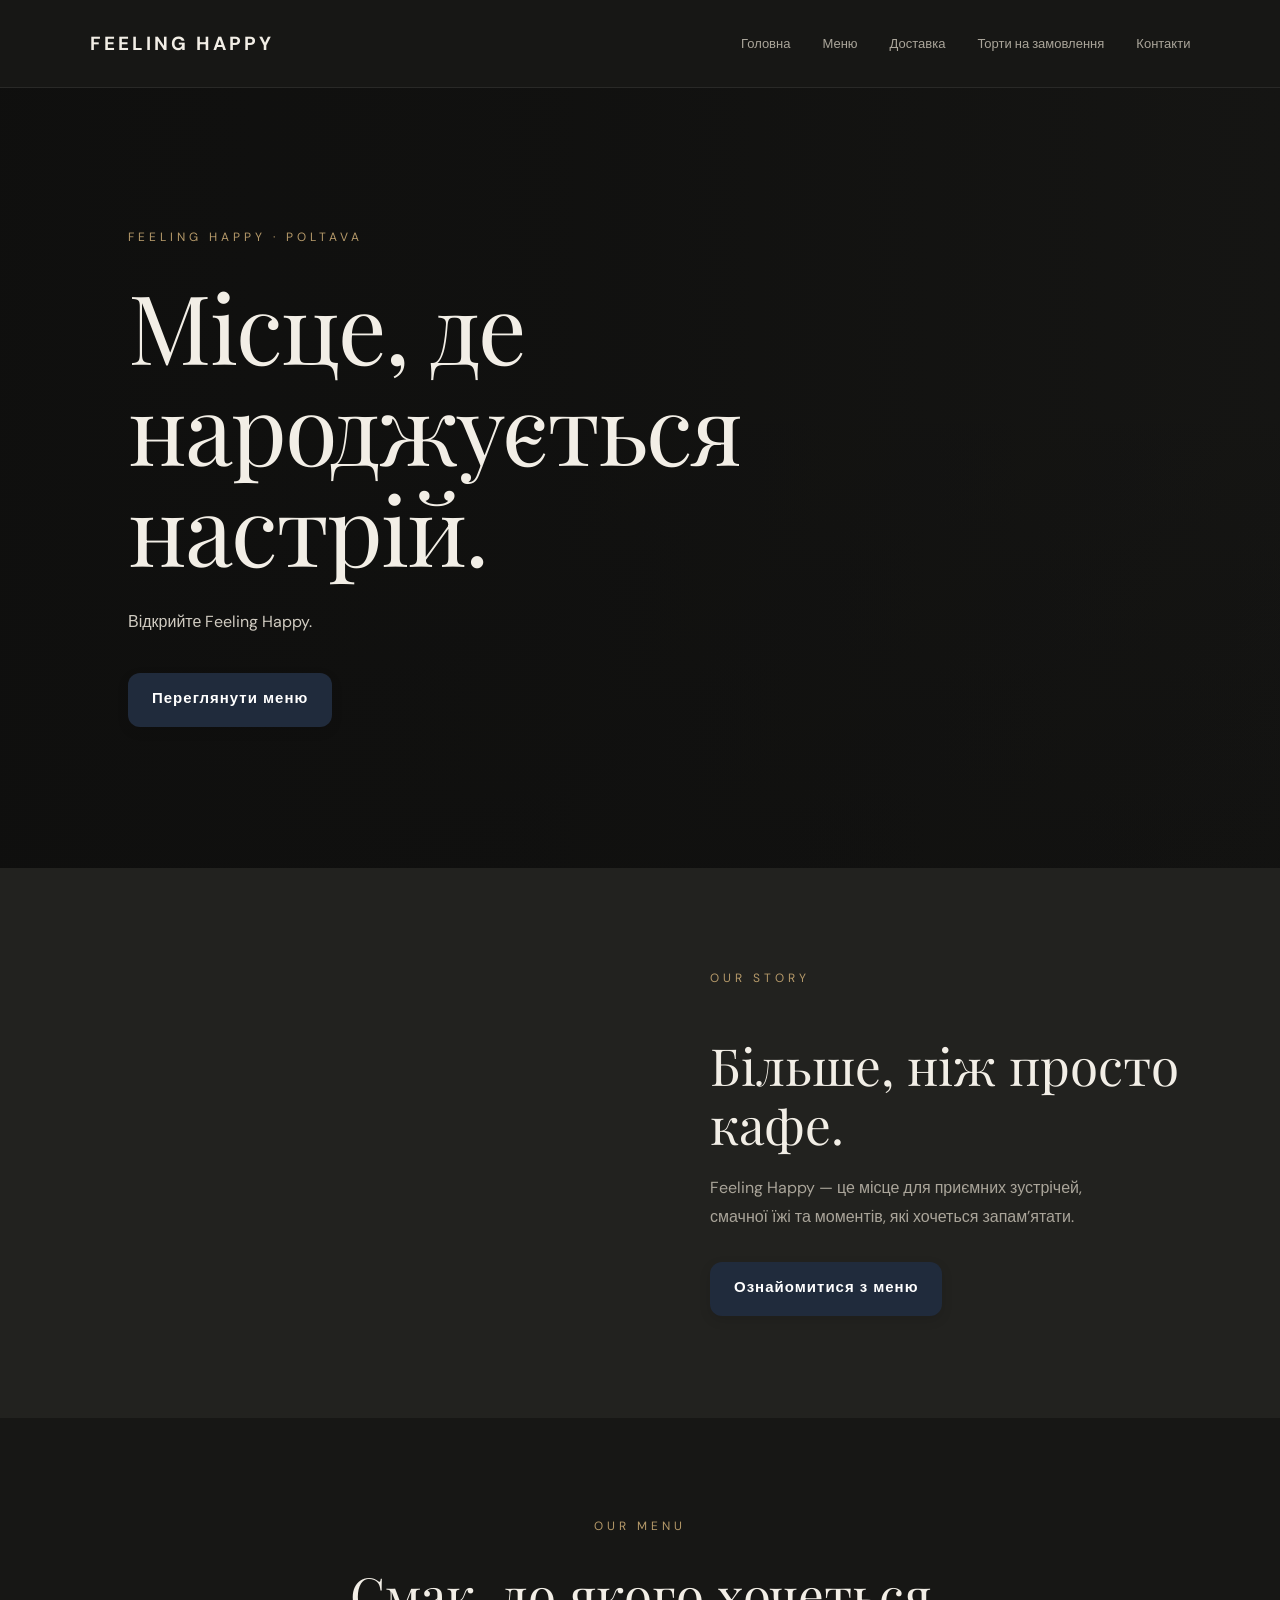
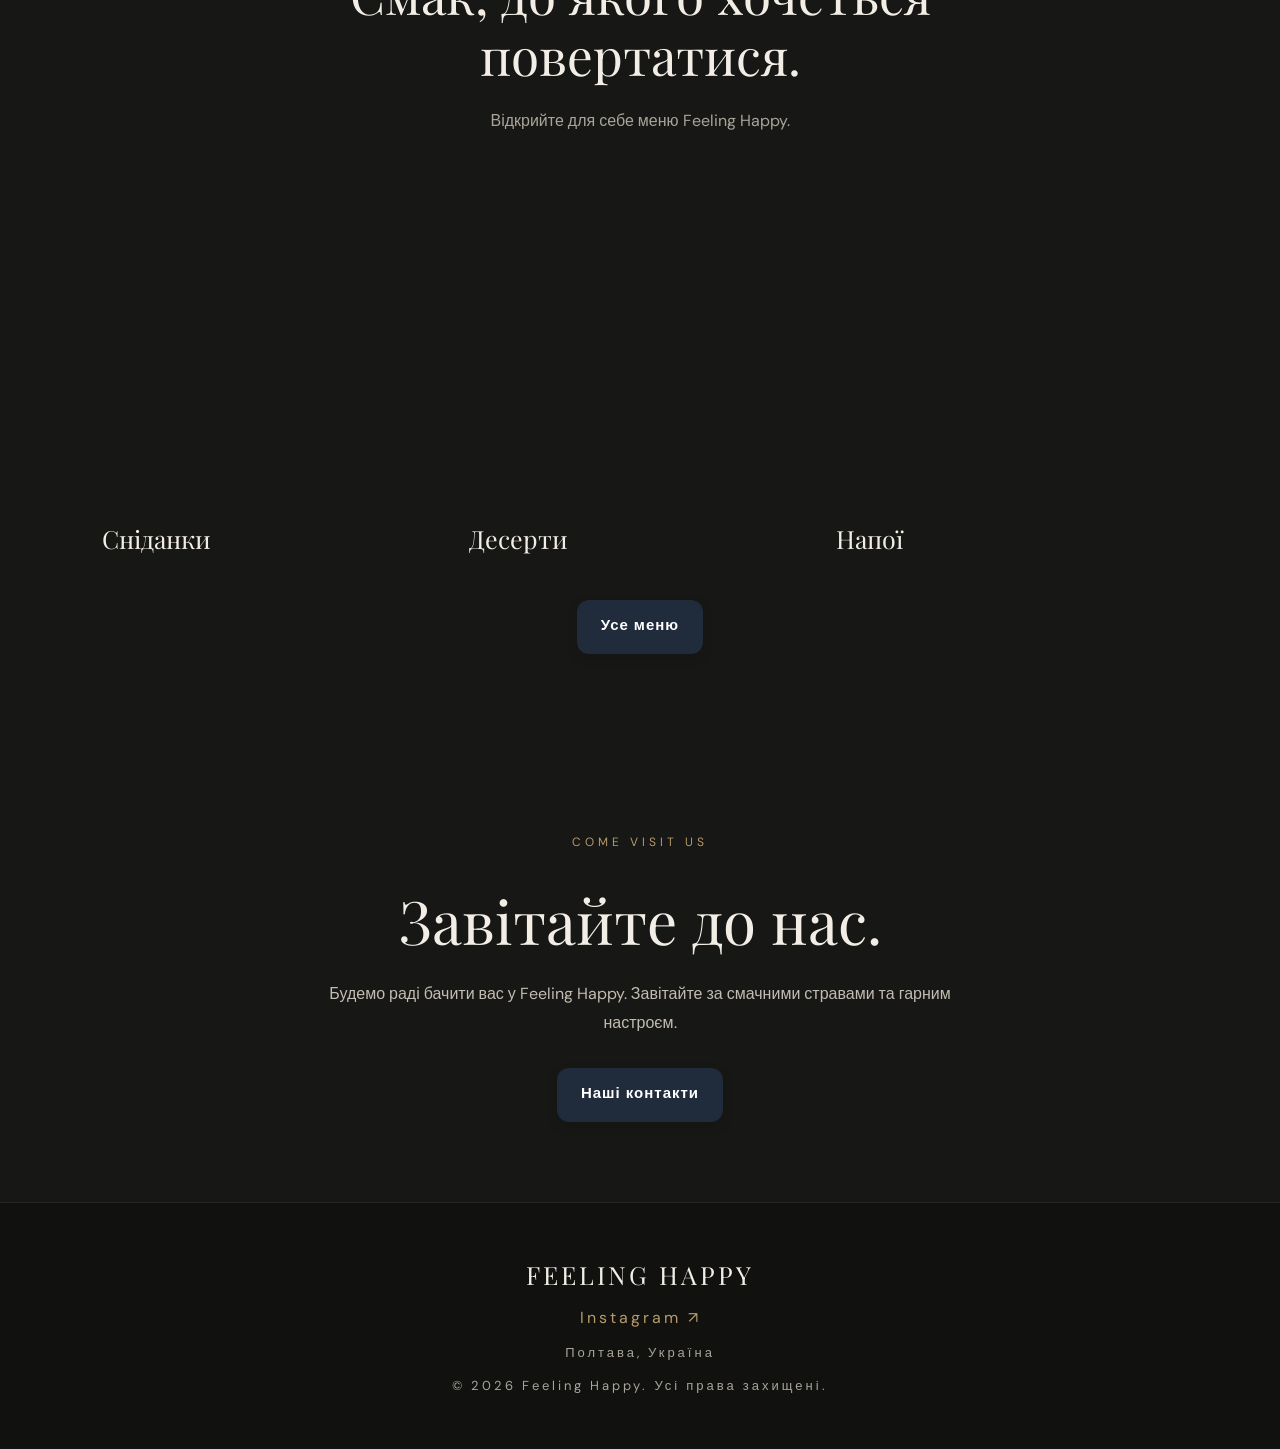
<file: index.html>
<!DOCTYPE html>
<html lang="uk">
<head>
    <meta name="google-site-verification" content="hDqmlPRSWVrdTd0xXpkOLSyCB7MvgHFpZm5EVxvTxxY" />
    <meta charset="UTF-8">
    <meta name="viewport" content="width=device-width, initial-scale=1.0">
    <title>Feeling Happy — Полтава</title>
    <meta name="description" content="Feeling Happy — кафе у Полтаві.">
    <link rel="stylesheet" href="style.css">
</head>
<body>

    <header class="header">
        <a href="index.html" class="logo">FEELING HAPPY</a>

        <nav class="navigation">
            <a href="index.html">Головна</a>
            <a href="menu.html">Меню</a>
            <a href="delivery.html">Доставка</a>
            <a href="cakes.html">Торти на замовлення</a>
            <a href="contacts.html">Контакти</a>
        </nav>
    </header>

    <main>
        <section class="hero">
            <div class="hero-content">
                <p class="eyebrow">FEELING HAPPY · POLTAVA</p>
                <h1>Місце, де<br>народжується<br>настрій.</h1>
                <p class="hero-description">
                    Відкрийте Feeling Happy.
                </p>

                <a href="menu.html" class="hero-button">
                    Переглянути меню
                </a>
            </div>
        </section>
    <section class="about">
    <div class="about-image"></div>

    <div class="about-content">
        <p class="eyebrow">OUR STORY</p>
        <h2>Більше, ніж просто кафе.</h2>

        <p>
            Feeling Happy — це місце для приємних зустрічей,
            смачної їжі та моментів, які хочеться запам’ятати.
        </p>

        <a href="menu.html" class="hero-button">
            Ознайомитися з меню
        </a>
    </div>
</section>
<section class="popular">
    <div class="popular-heading">
        <p class="eyebrow">OUR MENU</p>
        <h2>Смак, до якого хочеться повертатися.</h2>
        <p>Відкрийте для себе меню Feeling Happy.</p>
    </div>

    <div class="popular-cards">
        <a href="breakfast.html" class="popular-card">
            <div class="popular-card-image breakfast-image"></div>
            <h3>Сніданки</h3>
        </a>

        <a href="desserts.html" class="popular-card">
            <div class="popular-card-image dessert-image"></div>
            <h3>Десерти</h3>
        </a>

        <a href="drinks.html" class="popular-card">
            <div class="popular-card-image drinks-image"></div>
            <h3>Напої</h3>
        </a>
    </div>

    <a href="menu.html" class="hero-button">Усе меню</a>
</section>
<section class="contact-preview">
    <div class="contact-preview-content">
        <p class="eyebrow">COME VISIT US</p>
        <h2>Завітайте до нас.</h2>
        <p>
            Будемо раді бачити вас у Feeling Happy.
            Завітайте за смачними стравами та гарним настроєм.
        </p>

        <a href="contacts.html" class="hero-button">
            Наші контакти
        </a>
    </div>
</section>
</main>
<footer class="footer">
    <p class="footer-logo">FEELING HAPPY</p>

    <a
        href="https://www.instagram.com/feeling_happy_pl/"
        target="_blank"
        rel="noopener noreferrer"
        class="footer-instagram"
    >
        Instagram ↗
    </a>

    <p class="footer-address">Полтава, Україна</p>

    <p class="footer-copy">
        © 2026 Feeling Happy. Усі права захищені.
    </p>
</footer>
    <script src="script.js"></script>
</body>
</html>
</file>
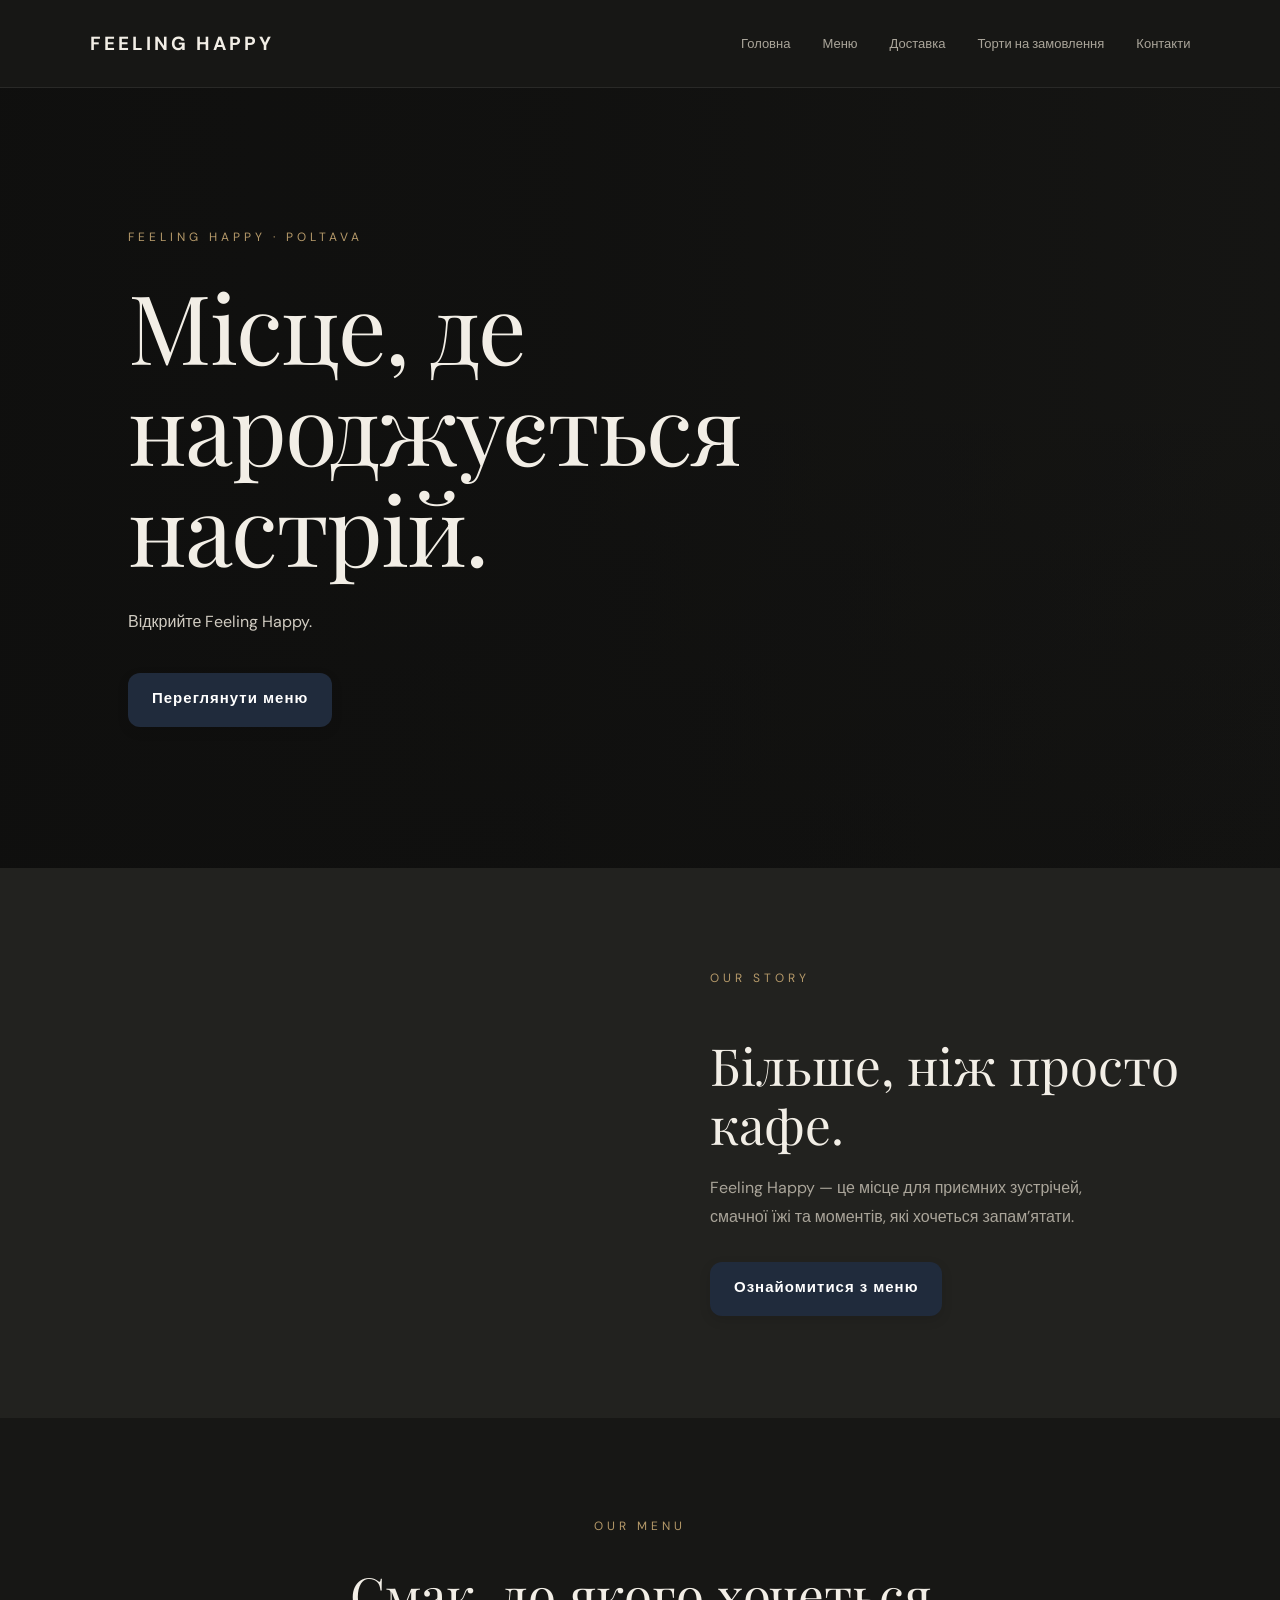
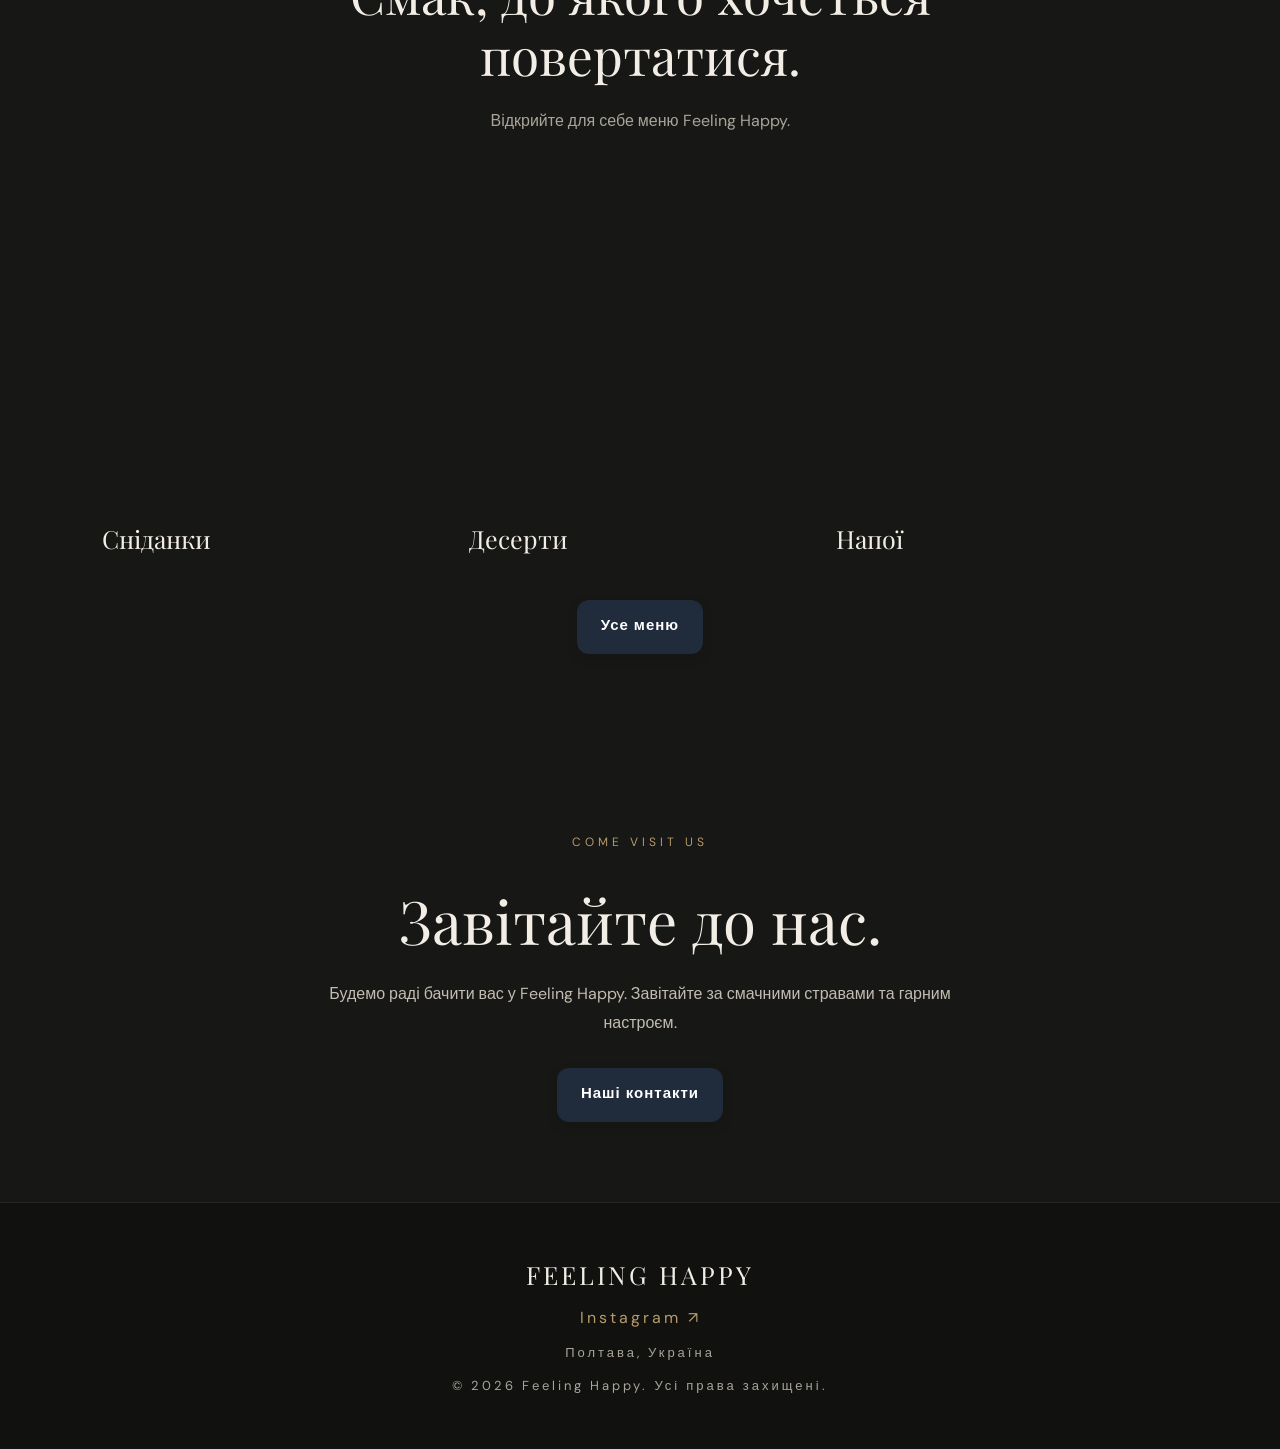
<file: feeling-happy/index.html>
<!DOCTYPE html>
<html lang="uk">
<head>
    <meta charset="UTF-8">
    <meta name="viewport" content="width=device-width, initial-scale=1.0">
    <title>Feeling Happy — Полтава</title>
    <meta name="description" content="Feeling Happy — кафе у Полтаві.">
    <link rel="stylesheet" href="style.css">
</head>
<body>

    <header class="header">
        <a href="index.html" class="logo">FEELING HAPPY</a>

        <nav class="navigation">
            <a href="index.html">Головна</a>
            <a href="menu.html">Меню</a>
            <a href="delivery.html">Доставка</a>
            <a href="cakes.html">Торти на замовлення</a>
            <a href="contacts.html">Контакти</a>
        </nav>
    </header>

    <main>
        <section class="hero">
            <div class="hero-content">
                <p class="eyebrow">FEELING HAPPY · POLTAVA</p>
                <h1>Місце, де<br>народжується<br>настрій.</h1>
                <p class="hero-description">
                    Відкрийте Feeling Happy.
                </p>

                <a href="menu.html" class="hero-button">
                    Переглянути меню
                </a>
            </div>
        </section>
    <section class="about">
    <div class="about-image"></div>

    <div class="about-content">
        <p class="eyebrow">OUR STORY</p>
        <h2>Більше, ніж просто кафе.</h2>

        <p>
            Feeling Happy — це місце для приємних зустрічей,
            смачної їжі та моментів, які хочеться запам’ятати.
        </p>

        <a href="menu.html" class="hero-button">
            Ознайомитися з меню
        </a>
    </div>
</section>
<section class="popular">
    <div class="popular-heading">
        <p class="eyebrow">OUR MENU</p>
        <h2>Смак, до якого хочеться повертатися.</h2>
        <p>Відкрийте для себе меню Feeling Happy.</p>
    </div>

    <div class="popular-cards">
        <a href="breakfast.html" class="popular-card">
            <div class="popular-card-image breakfast-image"></div>
            <h3>Сніданки</h3>
        </a>

        <a href="desserts.html" class="popular-card">
            <div class="popular-card-image dessert-image"></div>
            <h3>Десерти</h3>
        </a>

        <a href="drinks.html" class="popular-card">
            <div class="popular-card-image drinks-image"></div>
            <h3>Напої</h3>
        </a>
    </div>

    <a href="menu.html" class="hero-button">Усе меню</a>
</section>
<section class="contact-preview">
    <div class="contact-preview-content">
        <p class="eyebrow">COME VISIT US</p>
        <h2>Завітайте до нас.</h2>
        <p>
            Будемо раді бачити вас у Feeling Happy.
            Завітайте за смачними стравами та гарним настроєм.
        </p>

        <a href="contacts.html" class="hero-button">
            Наші контакти
        </a>
    </div>
</section>
</main>
<footer class="footer">
    <p class="footer-logo">FEELING HAPPY</p>

    <a
        href="https://www.instagram.com/feeling_happy_pl/"
        target="_blank"
        rel="noopener noreferrer"
        class="footer-instagram"
    >
        Instagram ↗
    </a>

    <p class="footer-address">Полтава, Україна</p>

    <p class="footer-copy">
        © 2026 Feeling Happy. Усі права захищені.
    </p>
</footer>
    <script src="script.js"></script>
</body>
</html>
</file>
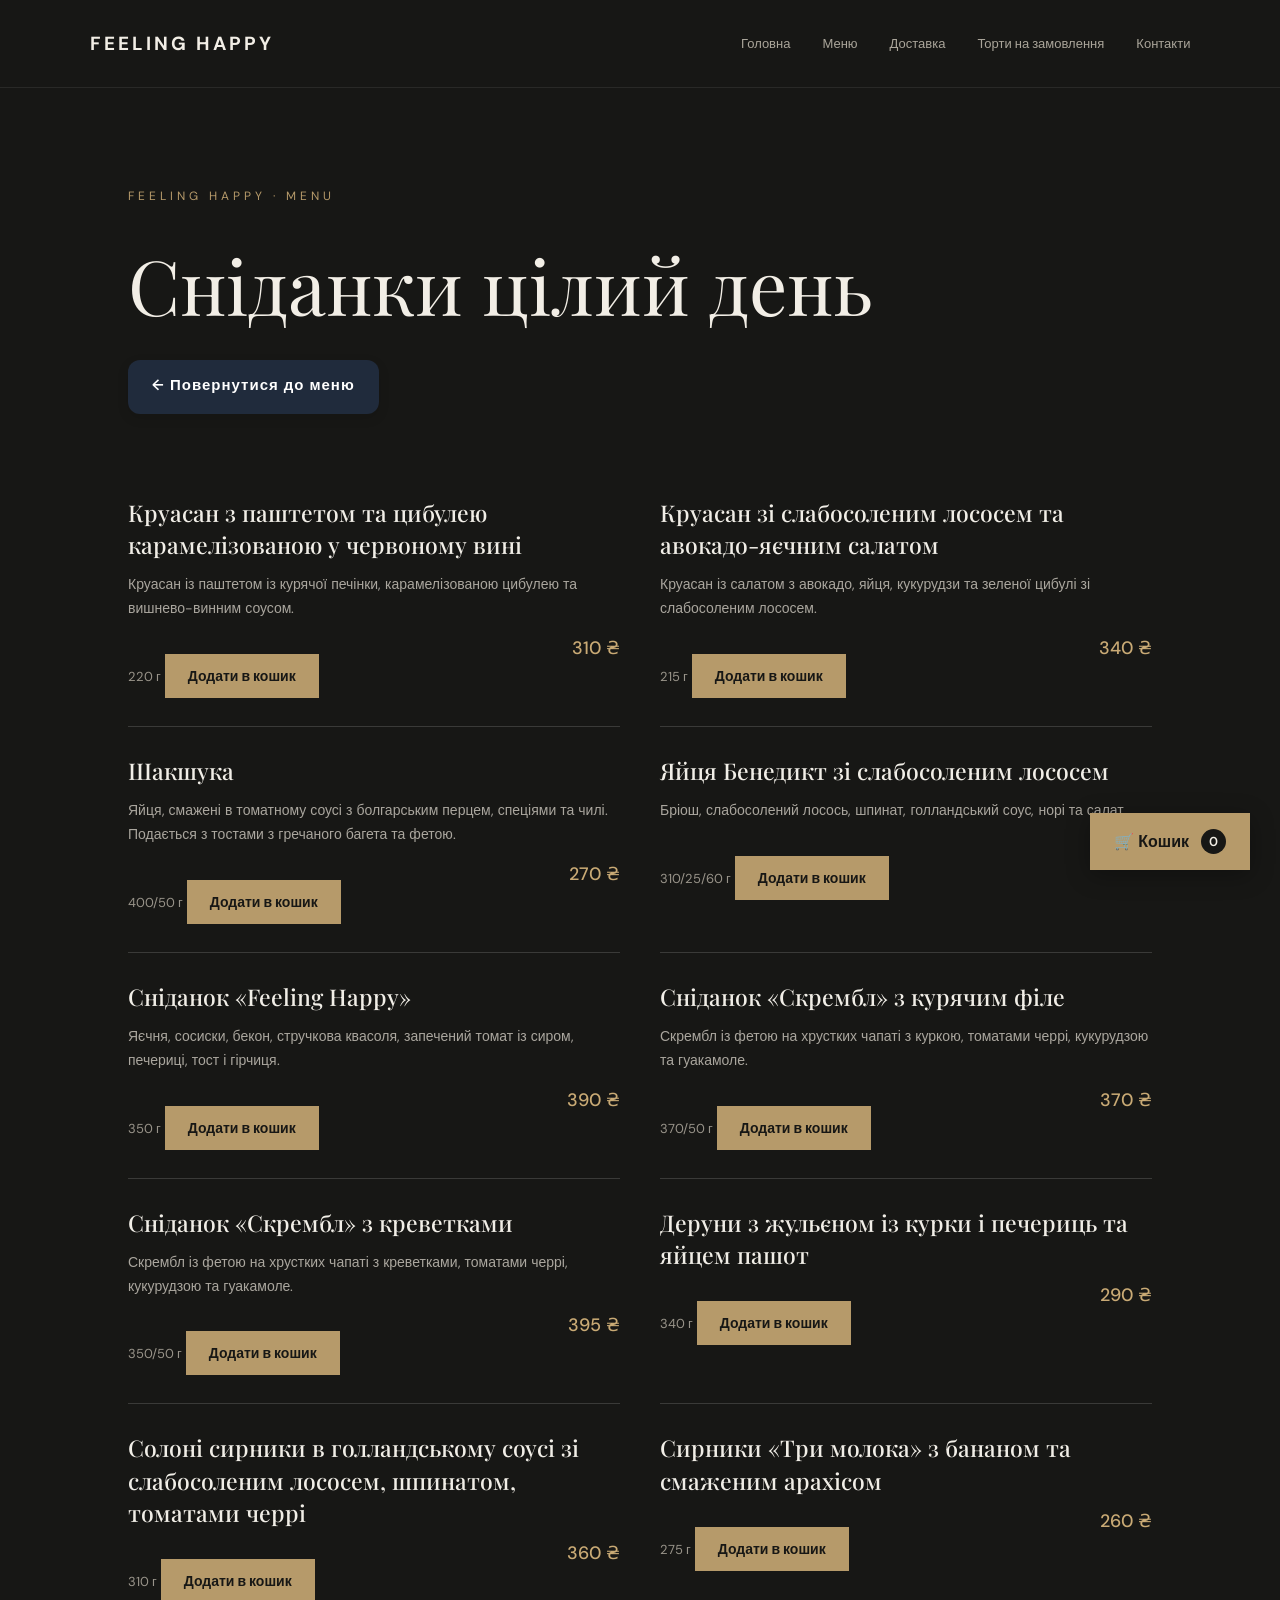
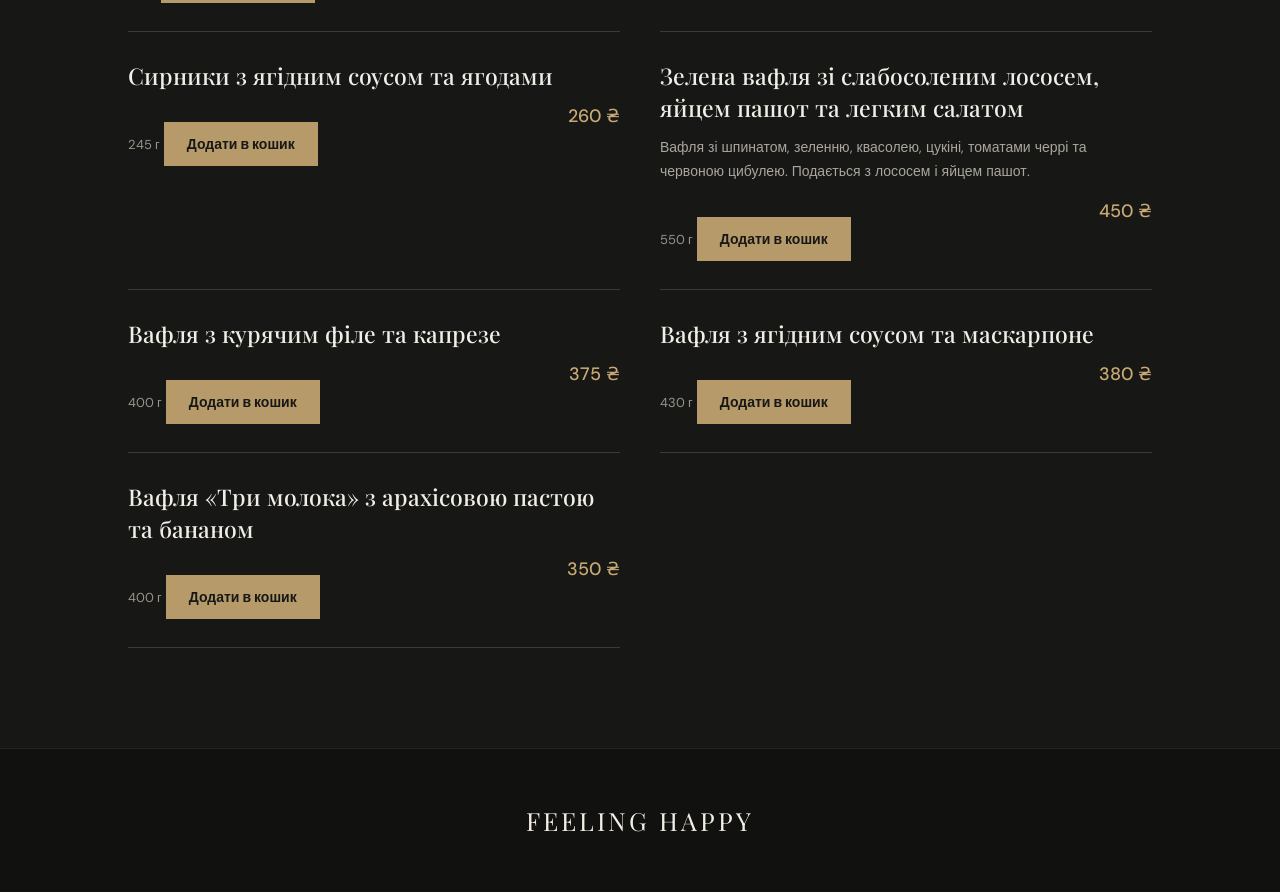
<file: breakfast.html>
<!DOCTYPE html>
<html lang="uk">
<head>
    <meta charset="UTF-8">
    <meta name="viewport" content="width=device-width, initial-scale=1.0">
    <title>Сніданки — Feeling Happy</title>
    <link rel="stylesheet" href="style.css">
</head>
<body>

<header class="header">
    <a href="index.html" class="logo">FEELING HAPPY</a>
    <nav class="navigation">
        <a href="index.html">Головна</a>
        <a href="menu.html">Меню</a>
        <a href="delivery.html">Доставка</a>
        <a href="cakes.html">Торти на замовлення</a>
        <a href="contacts.html">Контакти</a>
    </nav>
</header>

<main class="page-content">
    <p class="eyebrow">FEELING HAPPY · MENU</p>
    <h1>Сніданки цілий день</h1>

    <a href="menu.html" class="hero-button">← Повернутися до меню</a>

    <section class="menu-items">

        <article class="menu-item">
            <h2>Круасан з паштетом та цибулею карамелізованою у червоному вині</h2>
            <p>Круасан із паштетом із курячої печінки, карамелізованою цибулею та вишнево-винним соусом.</p>
            <span>220 г</span>
            <strong>310 ₴</strong>
            <button class="add-to-cart" data-name="Круасан з паштетом та цибулею" data-price="310">Додати в кошик</button>
        </article>

        <article class="menu-item">
            <h2>Круасан зі слабосоленим лососем та авокадо-яєчним салатом</h2>
            <p>Круасан із салатом з авокадо, яйця, кукурудзи та зеленої цибулі зі слабосоленим лососем.</p>
            <span>215 г</span>
            <strong>340 ₴</strong>
            <button class="add-to-cart" data-name="Круасан з лососем та авокадо" data-price="340">Додати в кошик</button>
        </article>

        <article class="menu-item">
            <h2>Шакшука</h2>
            <p>Яйця, смажені в томатному соусі з болгарським перцем, спеціями та чилі. Подається з тостами з гречаного багета та фетою.</p>
            <span>400/50 г</span>
            <strong>270 ₴</strong>
            <button class="add-to-cart" data-name="Шакшука" data-price="270">Додати в кошик</button>
        </article>

        <article class="menu-item">
            <h2>Яйця Бенедикт зі слабосоленим лососем</h2>
            <p>Бріош, слабосолений лосось, шпинат, голландський соус, норі та салат.</p>
            <span>310/25/60 г</span>
            <strong>390 ₴</strong>
            <button class="add-to-cart" data-name="Яйця Бенедикт з лососем" data-price="390">Додати в кошик</button>
        </article>

        <article class="menu-item">
            <h2>Сніданок «Feeling Happy»</h2>
            <p>Яєчня, сосиски, бекон, стручкова квасоля, запечений томат із сиром, печериці, тост і гірчиця.</p>
            <span>350 г</span>
            <strong>390 ₴</strong>
            <button class="add-to-cart" data-name="Сніданок Feeling Happy" data-price="390">Додати в кошик</button>
        </article>

        <article class="menu-item">
            <h2>Сніданок «Скрембл» з курячим філе</h2>
            <p>Скрембл із фетою на хрустких чапаті з куркою, томатами черрі, кукурудзою та гуакамоле.</p>
            <span>370/50 г</span>
            <strong>370 ₴</strong>
            <button class="add-to-cart" data-name="Скрембл з курячим філе" data-price="370">Додати в кошик</button>
        </article>

        <article class="menu-item">
            <h2>Сніданок «Скрембл» з креветками</h2>
            <p>Скрембл із фетою на хрустких чапаті з креветками, томатами черрі, кукурудзою та гуакамоле.</p>
            <span>350/50 г</span>
            <strong>395 ₴</strong>
            <button class="add-to-cart" data-name="Скрембл з креветками" data-price="395">Додати в кошик</button>
        </article>

        <article class="menu-item">
            <h2>Деруни з жульєном із курки і печериць та яйцем пашот</h2>
            <span>340 г</span>
            <strong>290 ₴</strong>
            <button class="add-to-cart" data-name="Деруни з куркою та печерицями" data-price="290">Додати в кошик</button>
        </article>

        <article class="menu-item">
            <h2>Солоні сирники в голландському соусі зі слабосоленим лососем, шпинатом, томатами черрі</h2>
            <span>310 г</span>
            <strong>360 ₴</strong>
            <button class="add-to-cart" data-name="Солоні сирники з лососем" data-price="360">Додати в кошик</button>
        </article>

        <article class="menu-item">
            <h2>Сирники «Три молока» з бананом та смаженим арахісом</h2>
            <span>275 г</span>
            <strong>260 ₴</strong>
            <button class="add-to-cart" data-name="Сирники Три молока" data-price="260">Додати в кошик</button>
        </article>

        <article class="menu-item">
            <h2>Сирники з ягідним соусом та ягодами</h2>
            <span>245 г</span>
            <strong>260 ₴</strong>
            <button class="add-to-cart" data-name="Сирники з ягідним соусом" data-price="260">Додати в кошик</button>
        </article>

        <article class="menu-item">
            <h2>Зелена вафля зі слабосоленим лососем, яйцем пашот та легким салатом</h2>
            <p>Вафля зі шпинатом, зеленню, квасолею, цукіні, томатами черрі та червоною цибулею. Подається з лососем і яйцем пашот.</p>
            <span>550 г</span>
            <strong>450 ₴</strong>
            <button class="add-to-cart" data-name="Зелена вафля з лососем" data-price="450">Додати в кошик</button>
        </article>

        <article class="menu-item">
            <h2>Вафля з курячим філе та капрезе</h2>
            <span>400 г</span>
            <strong>375 ₴</strong>
            <button class="add-to-cart" data-name="Вафля з куркою та капрезе" data-price="375">Додати в кошик</button>
        </article>

        <article class="menu-item">
            <h2>Вафля з ягідним соусом та маскарпоне</h2>
            <span>430 г</span>
            <strong>380 ₴</strong>
            <button class="add-to-cart" data-name="Вафля з ягідним соусом та маскарпоне" data-price="380">Додати в кошик</button>
        </article>

        <article class="menu-item">
            <h2>Вафля «Три молока» з арахісовою пастою та бананом</h2>
            <span>400 г</span>
            <strong>350 ₴</strong>
            <button class="add-to-cart" data-name="Вафля Три молока" data-price="350">Додати в кошик</button>
        </article>

    </section>
</main>
<a href="cart.html" class="floating-cart">
    🛒 Кошик
    <span id="cart-count">0</span>
</a>
<footer class="footer">
    <p class="footer-logo">FEELING HAPPY</p>
</footer>

<script src="script.js"></script>
</body>
</html>
</file>
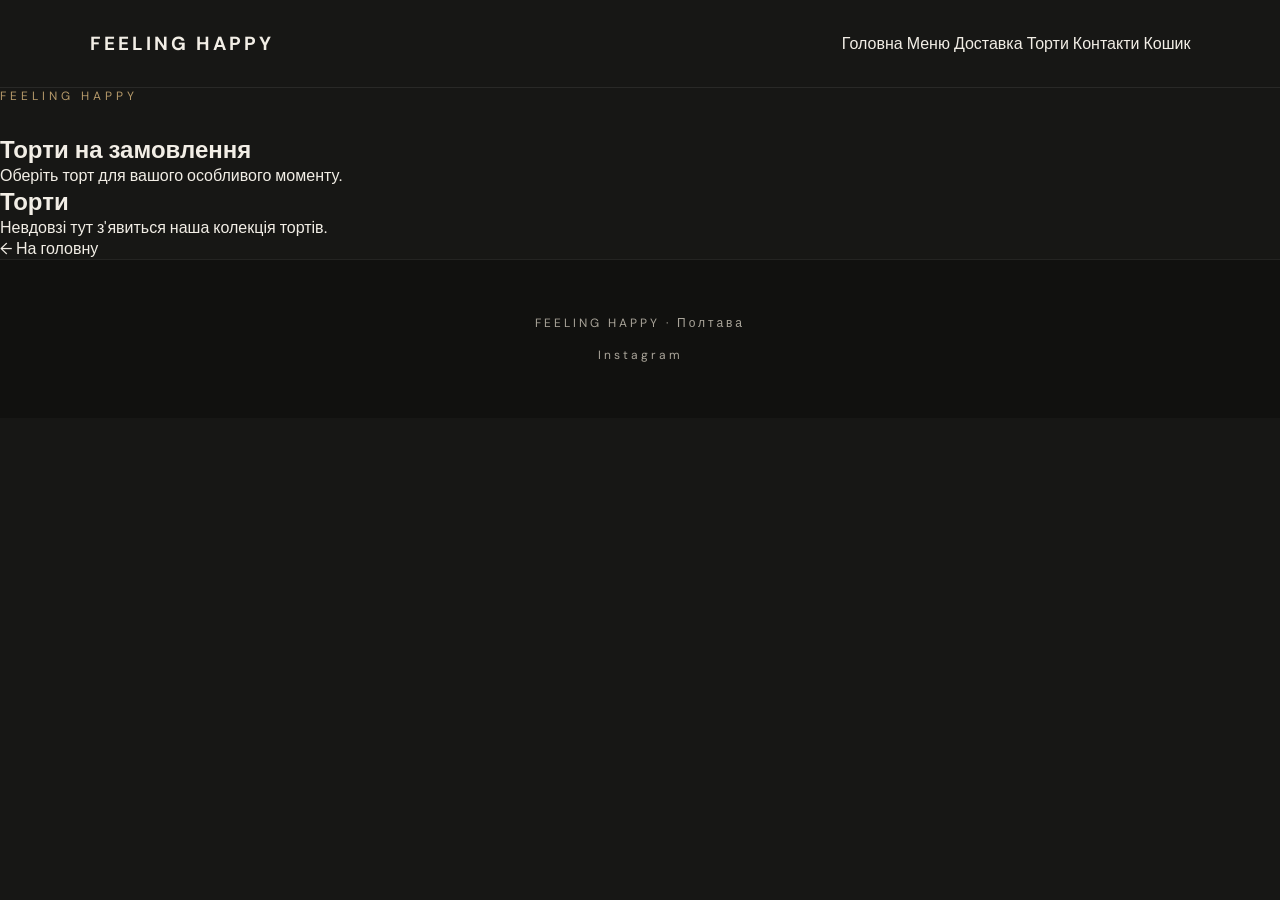
<file: cakes.html>
<!DOCTYPE html>
<html lang="uk">
<head>
    <meta charset="UTF-8">
    <meta name="viewport" content="width=device-width, initial-scale=1.0">
    <title>Торти — Feeling Happy</title>
    <link rel="stylesheet" href="style.css">
</head>
<body>

    <header class="header">
        <a href="index.html" class="logo">FEELING HAPPY</a>

        <nav class="nav">
            <a href="index.html">Головна</a>
            <a href="menu.html">Меню</a>
            <a href="delivery.html">Доставка</a>
            <a href="cakes.html" class="active">Торти</a>
            <a href="contacts.html">Контакти</a>
            <a href="cart.html">Кошик</a>
        </nav>
    </header>

    <main class="page-container">
        <section class="page-heading">
            <p class="eyebrow">FEELING HAPPY</p>
            <h1>Торти на замовлення</h1>
            <p>Оберіть торт для вашого особливого моменту.</p>
        </section>

        <section class="menu-grid">
            <div class="menu-card">
                <div class="menu-card-content">
                    <h2>Торти</h2>
                    <p>Невдовзі тут з'явиться наша колекція тортів.</p>
                </div>
            </div>
        </section>

        <a href="index.html" class="back-link">← На головну</a>
    </main>

    <footer class="footer">
        <p>FEELING HAPPY · Полтава</p>
        <a href="https://www.instagram.com/feeling_happy_pl/" target="_blank">Instagram</a>
    </footer>

    <script src="script.js"></script>
</body>
</html>
</file>
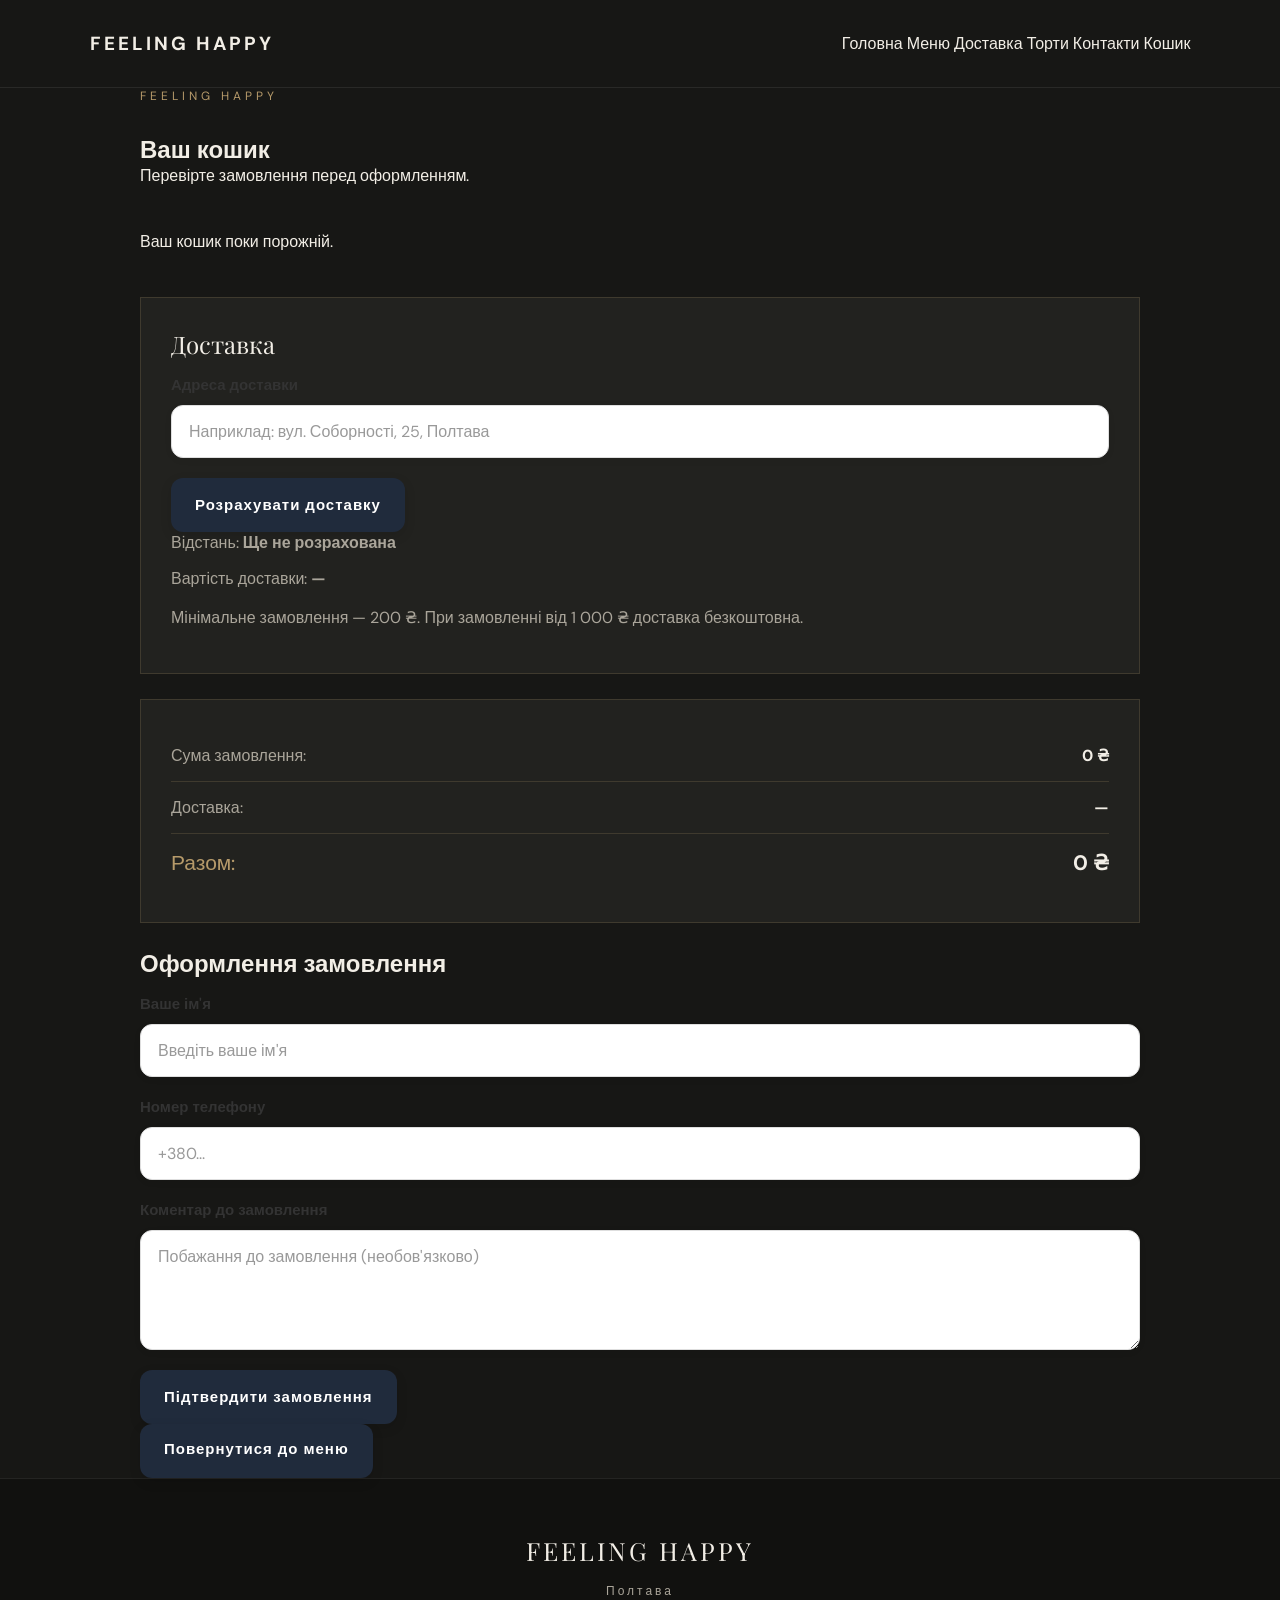
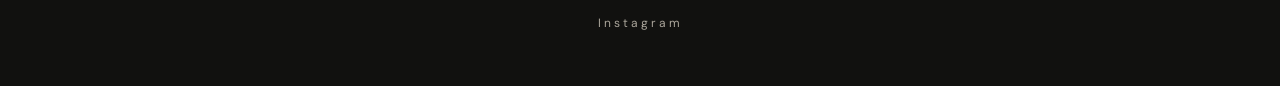
<file: cart.html>
<!DOCTYPE html>
<html lang="uk">
<head>
    <meta charset="UTF-8">
    <meta name="viewport" content="width=device-width, initial-scale=1.0">
    <title>Кошик — Feeling Happy</title>
    <link rel="stylesheet" href="style.css">
</head>
<body>

<header class="header">
    <a href="index.html" class="logo">FEELING HAPPY</a>

    <nav class="nav">
        <a href="index.html">Головна</a>
        <a href="menu.html">Меню</a>
        <a href="delivery.html">Доставка</a>
        <a href="cakes.html">Торти</a>
        <a href="contacts.html">Контакти</a>
        <a href="cart.html" class="active">Кошик</a>
    </nav>
</header>

<main class="cart-page">

    <section class="page-heading">
        <p class="eyebrow">FEELING HAPPY</p>
        <h1>Ваш кошик</h1>
        <p>Перевірте замовлення перед оформленням.</p>
    </section>

    <div id="cart-items" class="cart-items">
        <p>Ваш кошик поки порожній.</p>
    </div>

    <section class="delivery-selection">
        <h2>Доставка</h2>

        <label for="delivery-address">
            Адреса доставки
        </label>

        <input
            type="text"
            id="delivery-address"
            placeholder="Наприклад: вул. Соборності, 25, Полтава"
            autocomplete="street-address"
        >

        <button
            type="button"
            id="calculate-delivery"
            class="hero-button"
        >
            Розрахувати доставку
        </button>

        <div class="delivery-result">
            <p>
                Відстань:
                <strong id="delivery-distance">Ще не розрахована</strong>
            </p>

            <p>
                Вартість доставки:
                <strong id="delivery-category">—</strong>
            </p>
        </div>

        <p id="delivery-message" role="status"></p>

        <p class="delivery-note">
            Мінімальне замовлення — 200 ₴.
            При замовленні від 1 000 ₴ доставка безкоштовна.
        </p>
    </section>

    <section class="cart-summary">

        <div class="cart-total-row">
            <span>Сума замовлення:</span>
            <strong id="cart-subtotal">0 ₴</strong>
        </div>

        <div class="cart-total-row">
            <span>Доставка:</span>
            <strong id="cart-delivery">Буде розрахована</strong>
        </div>

        <div class="cart-total-row cart-grand-total">
            <span>Разом:</span>
            <strong id="cart-total">0 ₴</strong>
        </div>

    </section>

    <section class="checkout-form">

        <h2>Оформлення замовлення</h2>

        <label for="customer-name">Ваше ім'я</label>

        <input
            type="text"
            id="customer-name"
            placeholder="Введіть ваше ім'я"
            autocomplete="name"
            maxlength="80"
            required
        >

        <label for="customer-phone">Номер телефону</label>

        <input
            type="tel"
            id="customer-phone"
            placeholder="+380..."
            autocomplete="tel"
            maxlength="25"
            required
        >

        <label for="order-comment">
            Коментар до замовлення
        </label>

        <textarea
            id="order-comment"
            placeholder="Побажання до замовлення (необов'язково)"
            maxlength="500"
        ></textarea>

        <button
            type="button"
            id="place-order"
            class="hero-button"
        >
            Підтвердити замовлення
        </button>

        <p id="order-message" role="status"></p>

    </section>

    <a href="menu.html" class="hero-button">
        Повернутися до меню
    </a>

</main>

<footer class="footer">
    <p class="footer-logo">FEELING HAPPY</p>
    <p>Полтава</p>

    <a
        href="https://www.instagram.com/feeling_happy_pl/"
        target="_blank"
        rel="noopener noreferrer"
    >
        Instagram
    </a>
</footer>

<script src="script.js"></script>

</body>
</html>
</file>
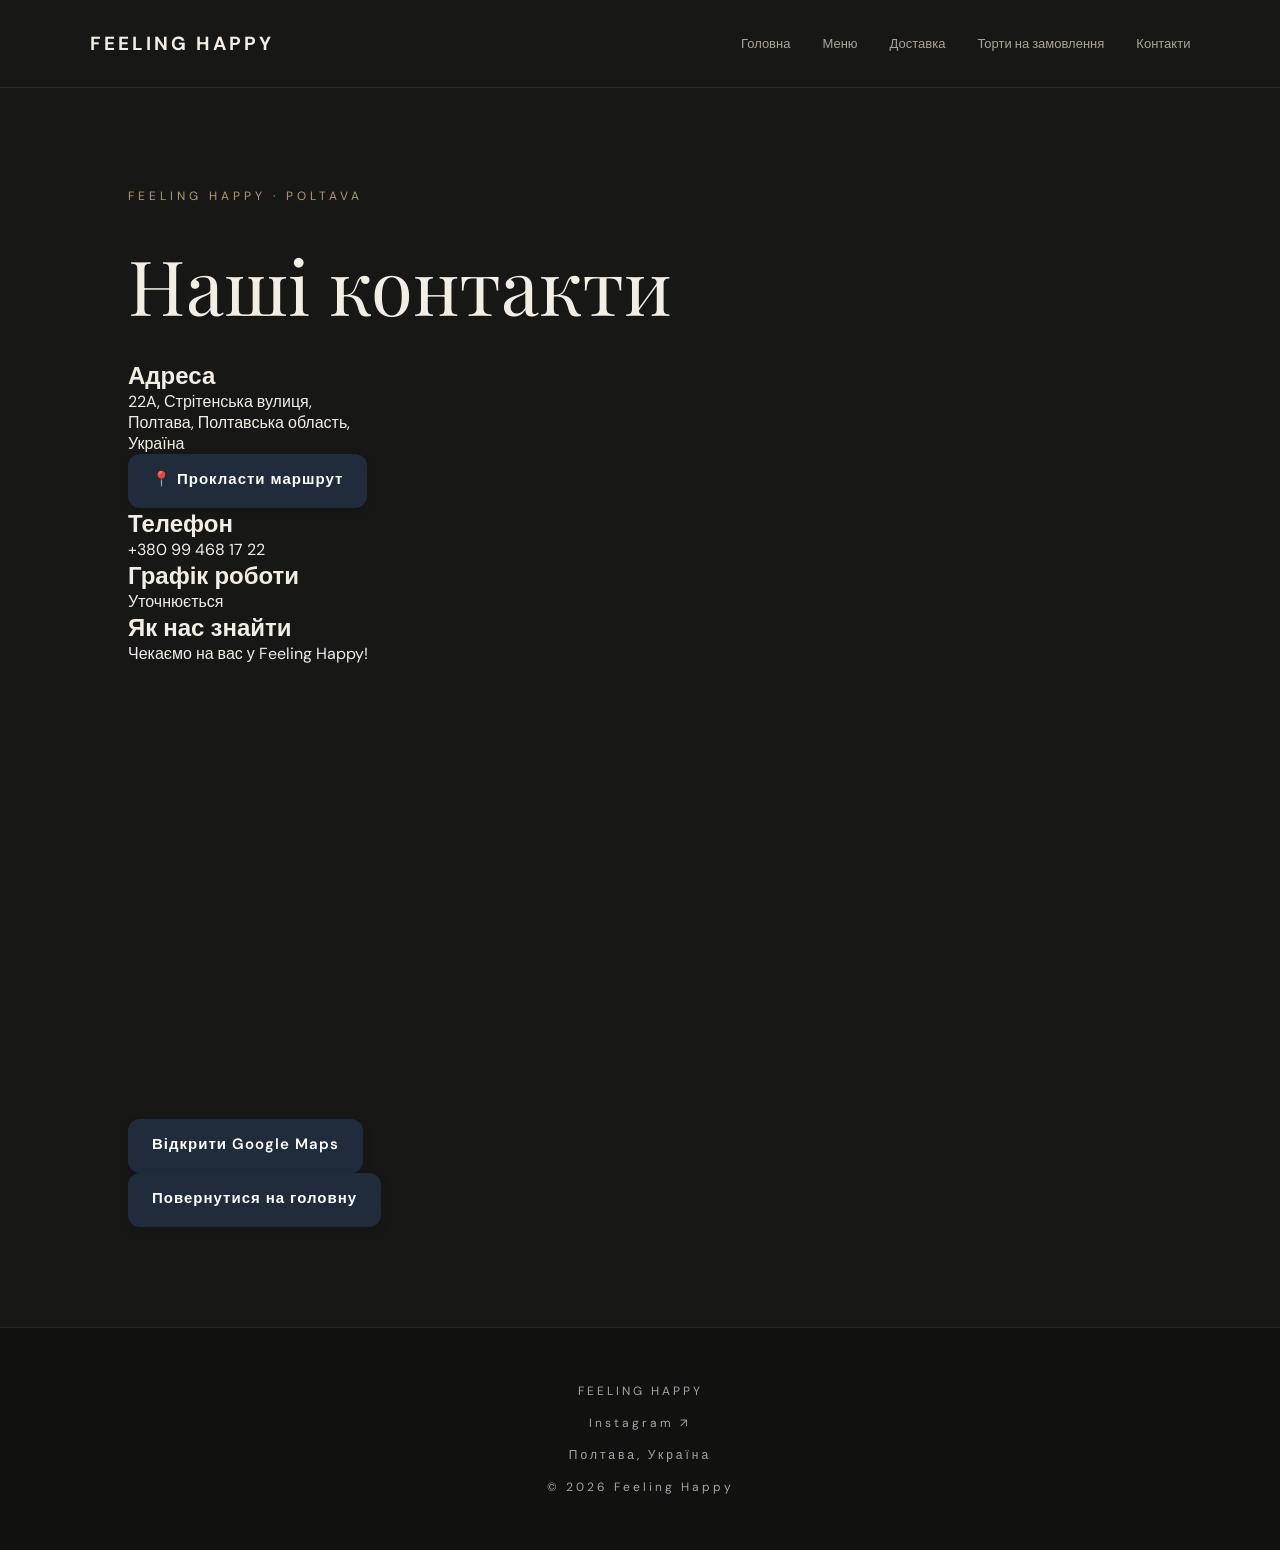
<file: contacts.html>
<!DOCTYPE html>
<html lang="uk">
<head>
    <meta charset="UTF-8">
    <meta name="viewport" content="width=device-width, initial-scale=1.0">

    <title>Контакти — Feeling Happy</title>
    <meta name="description" content="Контакти Feeling Happy у Полтаві.">

    <link rel="stylesheet" href="style.css">
</head>

<body>

    <header class="header">
        <a href="index.html" class="logo">FEELING HAPPY</a>

        <nav class="navigation">
            <a href="index.html">Головна</a>
            <a href="menu.html">Меню</a>
            <a href="delivery.html">Доставка</a>
            <a href="cakes.html">Торти на замовлення</a>
            <a href="contacts.html">Контакти</a>
        </nav>
    </header>

    <main class="page-content">

        <p class="eyebrow">FEELING HAPPY · POLTAVA</p>

        <h1>Наші контакти</h1>

        <div class="contact-details">

            <div>
                <h2>Адреса</h2>

                <p>
                    22A, Стрітенська вулиця,<br>
                    Полтава, Полтавська область,<br>
                    Україна
                </p>

                <a
                    href="https://www.google.com/maps/dir/?api=1&destination=49.5864663%2C34.5601613"
                    target="_blank"
                    rel="noopener noreferrer"
                    class="hero-button"
                >
                    📍 Прокласти маршрут
                </a>
            </div>

            <div>
                <h2>Телефон</h2>

                <p>
                    <a href="tel:+380994681722">
                        +380 99 468 17 22
                    </a>
                </p>
            </div>

            <div>
                <h2>Графік роботи</h2>
                <p>Уточнюється</p>
            </div>

        </div>

        <section class="contact-map">

            <h2>Як нас знайти</h2>

            <p>Чекаємо на вас у Feeling Happy!</p>

            <iframe
                src="https://maps.google.com/maps?q=49.5864663,34.5601613&z=18&output=embed"
                width="100%"
                height="450"
                style="border:0; border-radius:12px;"
                loading="lazy"
                allowfullscreen
                referrerpolicy="no-referrer-when-downgrade">
            </iframe>

            <a
                href="https://www.google.com/maps/dir/?api=1&destination=49.5864663%2C34.5601613"
                target="_blank"
                rel="noopener noreferrer"
                class="hero-button"
            >
                Відкрити Google Maps
            </a>

        </section>

        <a href="index.html" class="hero-button">
            Повернутися на головну
        </a>

    </main>

    <footer class="footer">
        <p>FEELING HAPPY</p>

        <a
            href="https://www.instagram.com/feeling_happy_pl/"
            target="_blank"
            rel="noopener noreferrer"
        >
            Instagram ↗
        </a>

        <p>Полтава, Україна</p>
        <p>© 2026 Feeling Happy</p>
    </footer>

    <script src="script.js"></script>

</body>
</html>
</file>
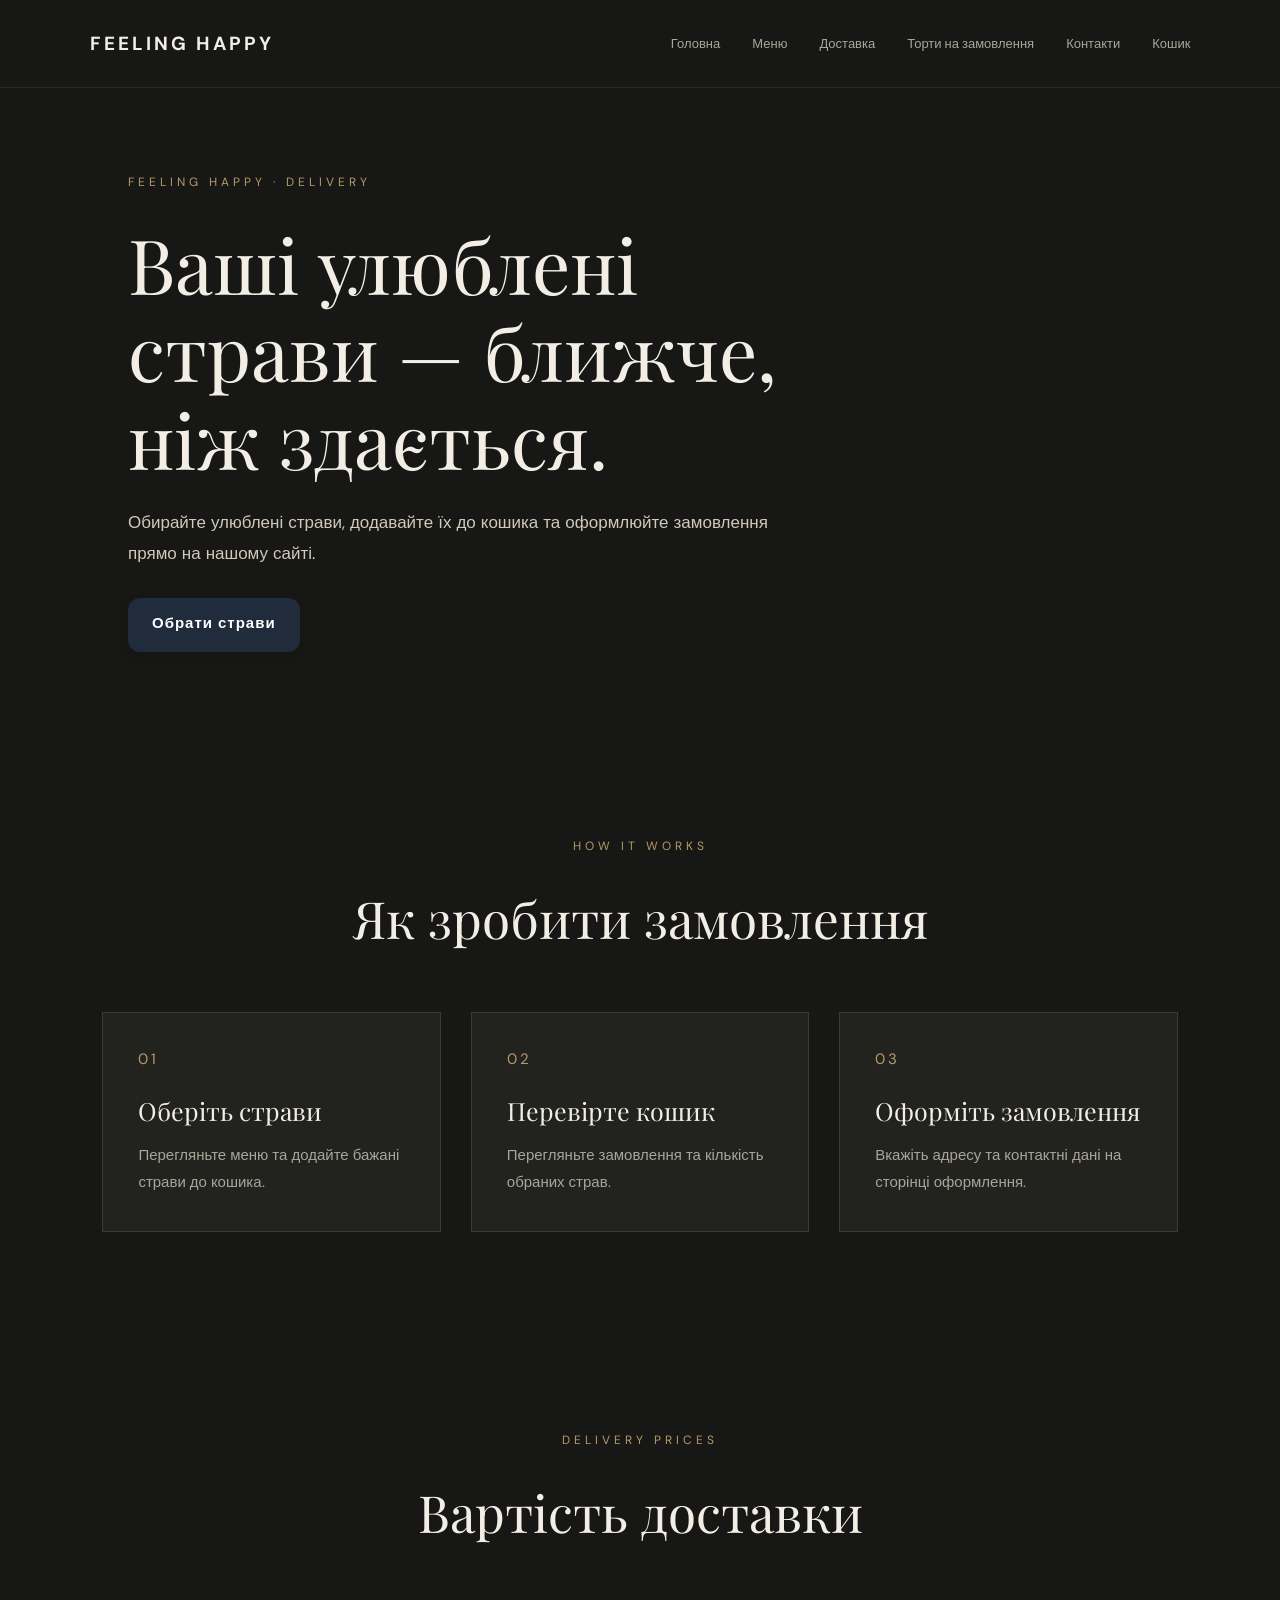
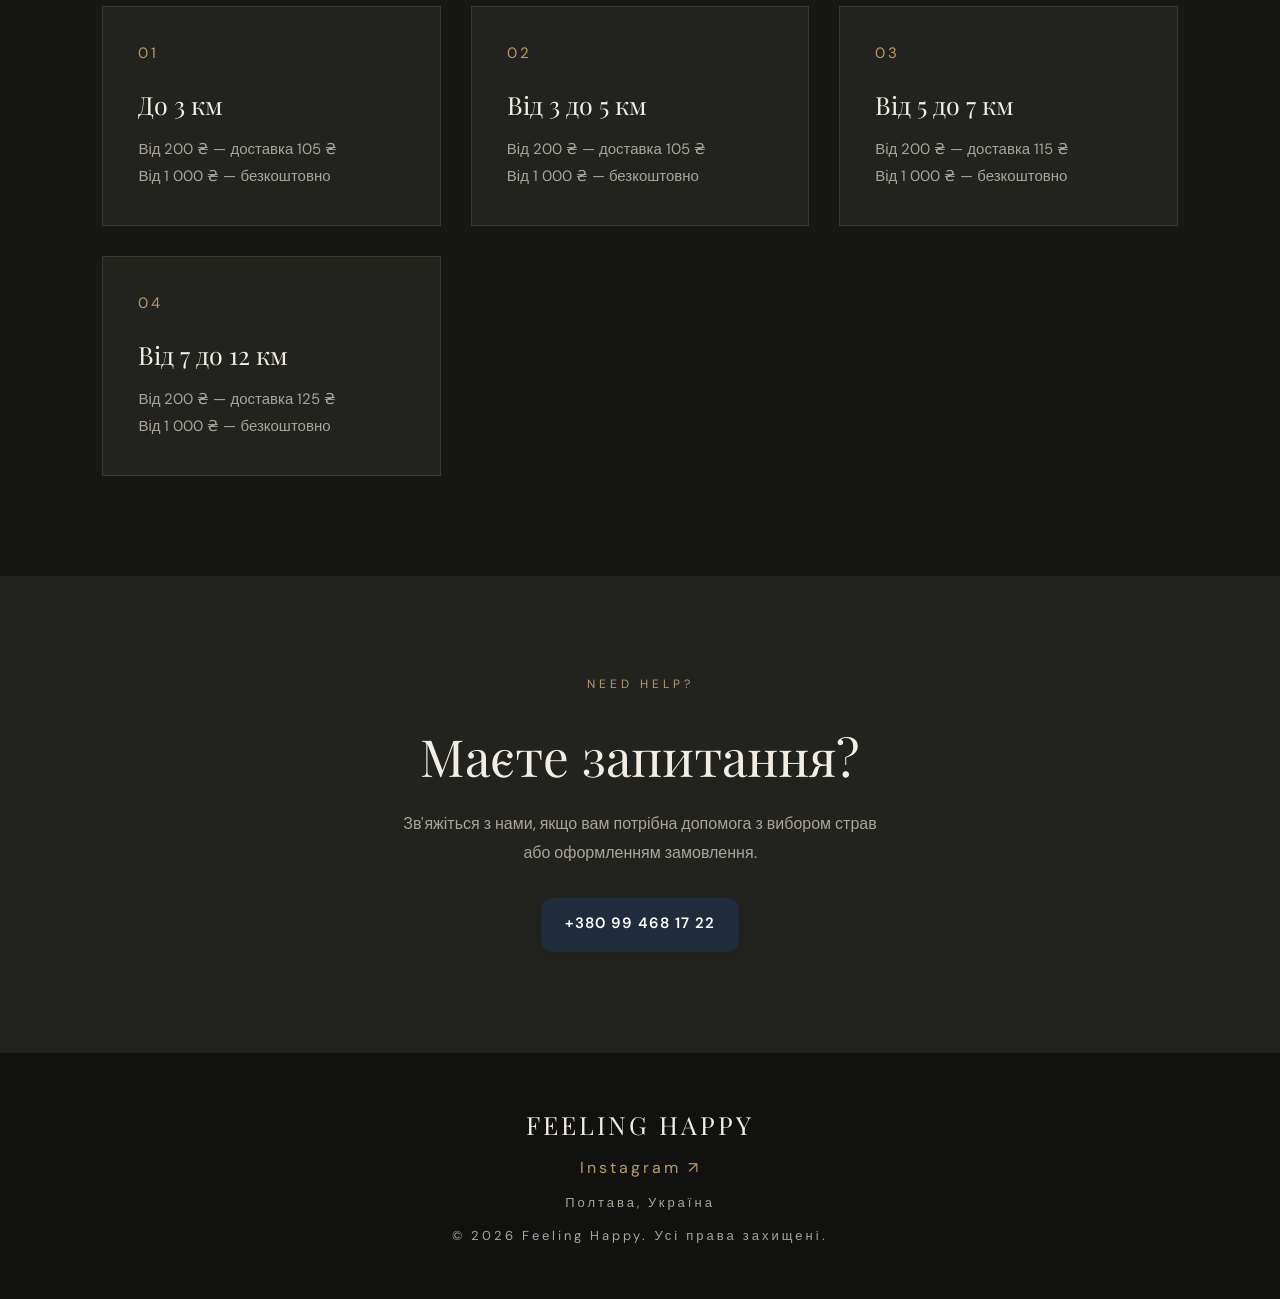
<file: delivery.html>
<!DOCTYPE html>
<html lang="uk">
<head>
    <meta charset="UTF-8">
    <meta name="viewport" content="width=device-width, initial-scale=1.0">
    <title>Доставка — Feeling Happy</title>
    <meta name="description" content="Доставка Feeling Happy у Полтаві.">
    <link rel="stylesheet" href="style.css">
</head>
<body>

<header class="header">
    <a href="index.html" class="logo">FEELING HAPPY</a>

    <nav class="navigation">
        <a href="index.html">Головна</a>
        <a href="menu.html">Меню</a>
        <a href="delivery.html">Доставка</a>
        <a href="cakes.html">Торти на замовлення</a>
        <a href="contacts.html">Контакти</a>
        <a href="cart.html">Кошик</a>
    </nav>
</header>

<main>

    <section class="delivery-hero">
        <div class="delivery-hero-content">
            <p class="eyebrow">FEELING HAPPY · DELIVERY</p>

            <h1>Ваші улюблені страви — ближче, ніж здається.</h1>

            <p>
                Обирайте улюблені страви, додавайте їх до кошика
                та оформлюйте замовлення прямо на нашому сайті.
            </p>

            <a href="menu.html" class="hero-button">
                Обрати страви
            </a>
        </div>
    </section>

    <section class="delivery-info">

        <div class="delivery-info-heading">
            <p class="eyebrow">HOW IT WORKS</p>
            <h2>Як зробити замовлення</h2>
        </div>

        <div class="delivery-steps">

            <div class="delivery-step">
                <span>01</span>
                <h3>Оберіть страви</h3>
                <p>Перегляньте меню та додайте бажані страви до кошика.</p>
            </div>

            <div class="delivery-step">
                <span>02</span>
                <h3>Перевірте кошик</h3>
                <p>Перегляньте замовлення та кількість обраних страв.</p>
            </div>

            <div class="delivery-step">
                <span>03</span>
                <h3>Оформіть замовлення</h3>
                <p>Вкажіть адресу та контактні дані на сторінці оформлення.</p>
            </div>

        </div>

    </section>

    <section class="delivery-info">

        <div class="delivery-info-heading">
            <p class="eyebrow">DELIVERY PRICES</p>
            <h2>Вартість доставки</h2>
        </div>

        <div class="delivery-steps">

            <div class="delivery-step">
                <span>01</span>
                <h3>До 3 км</h3>
                <p>Від 200 ₴ — доставка 105 ₴</p>
                <p>Від 1 000 ₴ — безкоштовно</p>
            </div>

            <div class="delivery-step">
                <span>02</span>
                <h3>Від 3 до 5 км</h3>
                <p>Від 200 ₴ — доставка 105 ₴</p>
                <p>Від 1 000 ₴ — безкоштовно</p>
            </div>

            <div class="delivery-step">
                <span>03</span>
                <h3>Від 5 до 7 км</h3>
                <p>Від 200 ₴ — доставка 115 ₴</p>
                <p>Від 1 000 ₴ — безкоштовно</p>
            </div>

            <div class="delivery-step">
                <span>04</span>
                <h3>Від 7 до 12 км</h3>
                <p>Від 200 ₴ — доставка 125 ₴</p>
                <p>Від 1 000 ₴ — безкоштовно</p>
            </div>

        </div>

    </section>

    <section class="delivery-contact">
        <p class="eyebrow">NEED HELP?</p>

        <h2>Маєте запитання?</h2>

        <p>
            Зв'яжіться з нами, якщо вам потрібна допомога
            з вибором страв або оформленням замовлення.
        </p>

        <a href="tel:+380994681722" class="hero-button">
            +380 99 468 17 22
        </a>
    </section>

</main>

<footer class="footer">
    <p class="footer-logo">FEELING HAPPY</p>
    <a href="https://www.instagram.com/feeling_happy_pl/"
       target="_blank"
       rel="noopener noreferrer"
       class="footer-instagram">Instagram ↗</a>
    <p class="footer-address">Полтава, Україна</p>
    <p class="footer-copy">© 2026 Feeling Happy. Усі права захищені.</p>
</footer>

<script src="script.js"></script>

</body>
</html>
</file>
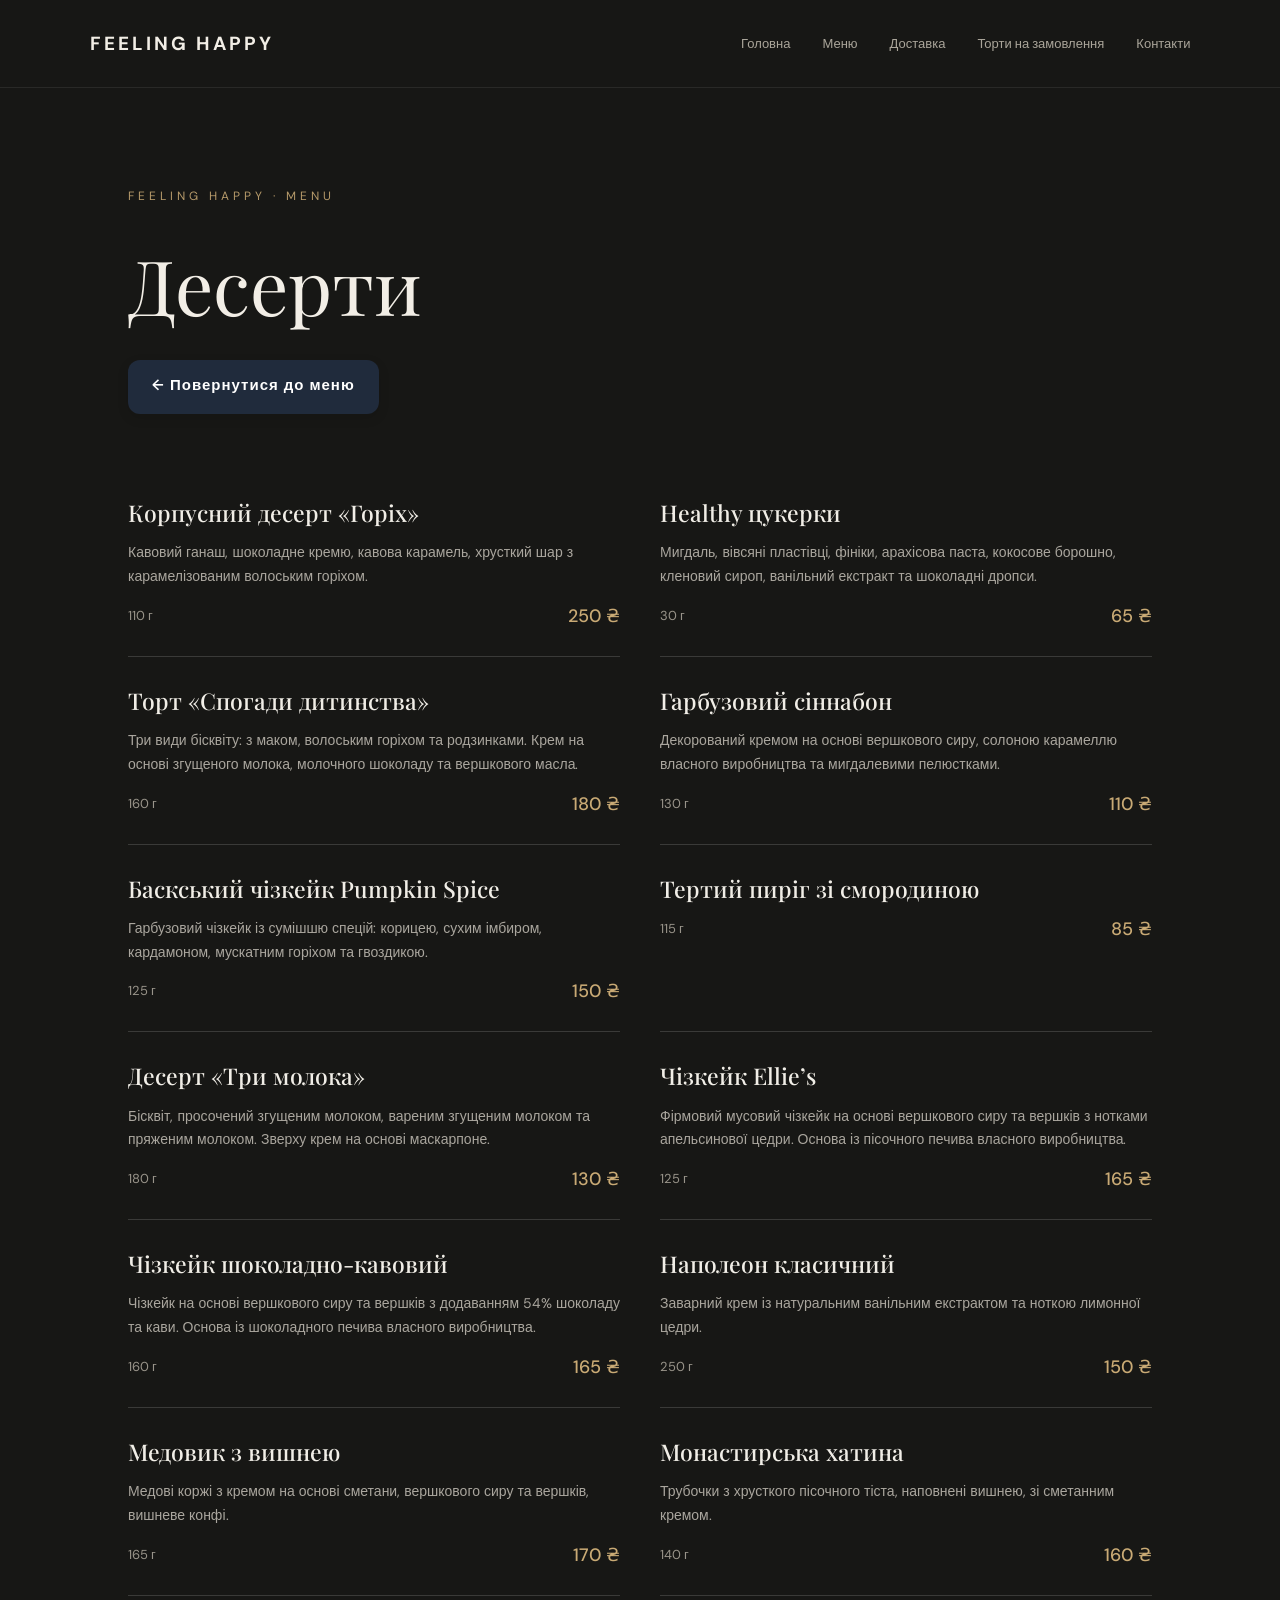
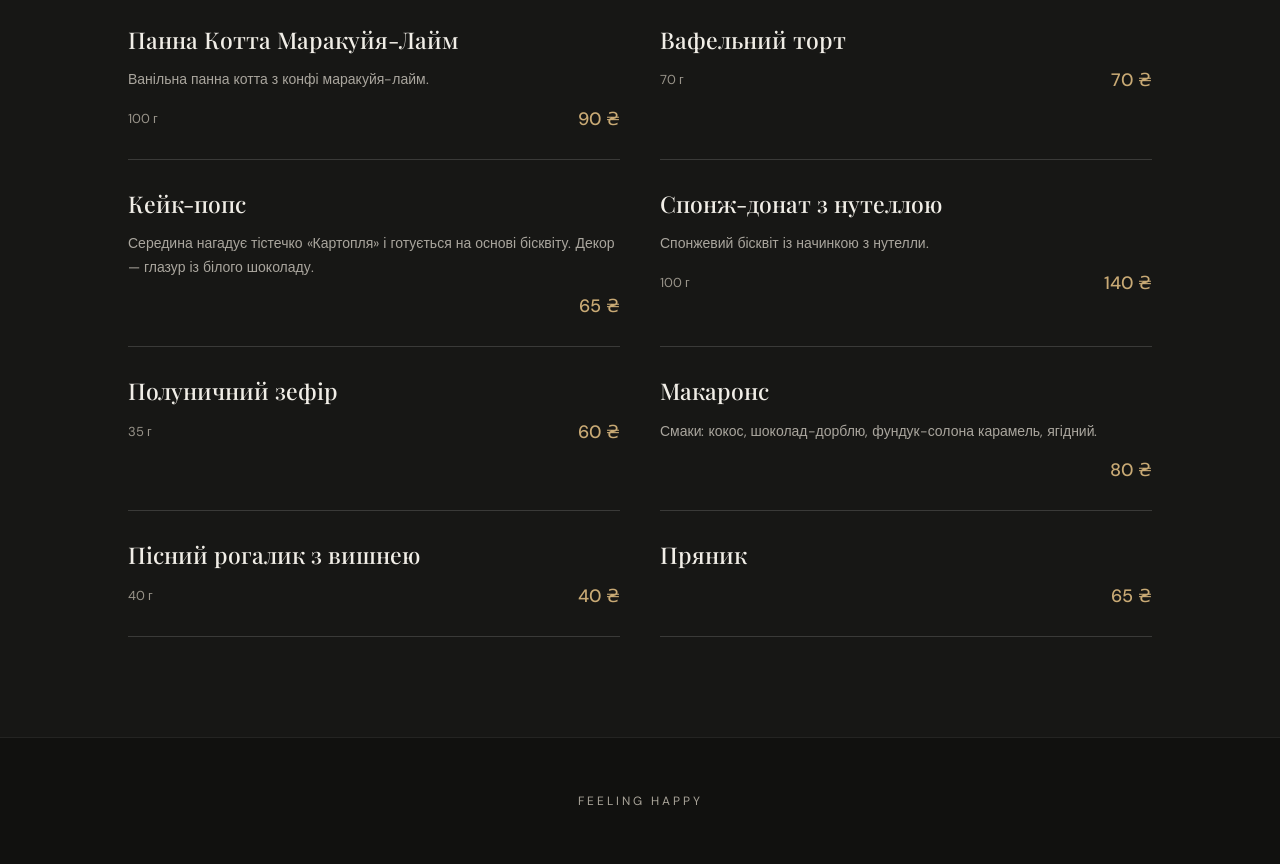
<file: desserts.html>
<!DOCTYPE html>
<html lang="uk">
<head>
    <meta charset="UTF-8">
    <meta name="viewport" content="width=device-width, initial-scale=1.0">
    <title>Десерти — Feeling Happy</title>
    <link rel="stylesheet" href="style.css">
</head>
<body>

    <header class="header">
        <a href="index.html" class="logo">FEELING HAPPY</a>

        <nav class="navigation">
            <a href="index.html">Головна</a>
            <a href="menu.html">Меню</a>
            <a href="delivery.html">Доставка</a>
            <a href="cakes.html">Торти на замовлення</a>
            <a href="contacts.html">Контакти</a>
        </nav>
    </header>

    <main class="page-content">
        <p class="eyebrow">FEELING HAPPY · MENU</p>
        <h1>Десерти</h1>

        <a href="menu.html" class="hero-button">
            ← Повернутися до меню
        </a>

        <div class="menu-items">

            <div class="menu-item">
                <h2>Корпусний десерт «Горіх»</h2>
                <p>Кавовий ганаш, шоколадне кремю, кавова карамель, хрусткий шар з карамелізованим волоським горіхом.</p>
                <span>110 г</span>
                <strong>250 ₴</strong>
            </div>

            <div class="menu-item">
                <h2>Healthy цукерки</h2>
                <p>Мигдаль, вівсяні пластівці, фініки, арахісова паста, кокосове борошно, кленовий сироп, ванільний екстракт та шоколадні дропси.</p>
                <span>30 г</span>
                <strong>65 ₴</strong>
            </div>

            <div class="menu-item">
                <h2>Торт «Спогади дитинства»</h2>
                <p>Три види бісквіту: з маком, волоським горіхом та родзинками. Крем на основі згущеного молока, молочного шоколаду та вершкового масла.</p>
                <span>160 г</span>
                <strong>180 ₴</strong>
            </div>

            <div class="menu-item">
                <h2>Гарбузовий сіннабон</h2>
                <p>Декорований кремом на основі вершкового сиру, солоною карамеллю власного виробництва та мигдалевими пелюстками.</p>
                <span>130 г</span>
                <strong>110 ₴</strong>
            </div>

            <div class="menu-item">
                <h2>Баскський чізкейк Pumpkin Spice</h2>
                <p>Гарбузовий чізкейк із сумішшю спецій: корицею, сухим імбиром, кардамоном, мускатним горіхом та гвоздикою.</p>
                <span>125 г</span>
                <strong>150 ₴</strong>
            </div>

            <div class="menu-item">
                <h2>Тертий пиріг зі смородиною</h2>
                <span>115 г</span>
                <strong>85 ₴</strong>
            </div>

            <div class="menu-item">
                <h2>Десерт «Три молока»</h2>
                <p>Бісквіт, просочений згущеним молоком, вареним згущеним молоком та пряженим молоком. Зверху крем на основі маскарпоне.</p>
                <span>180 г</span>
                <strong>130 ₴</strong>
            </div>

            <div class="menu-item">
                <h2>Чізкейк Ellie’s</h2>
                <p>Фірмовий мусовий чізкейк на основі вершкового сиру та вершків з нотками апельсинової цедри. Основа із пісочного печива власного виробництва.</p>
                <span>125 г</span>
                <strong>165 ₴</strong>
            </div>

            <div class="menu-item">
                <h2>Чізкейк шоколадно-кавовий</h2>
                <p>Чізкейк на основі вершкового сиру та вершків з додаванням 54% шоколаду та кави. Основа із шоколадного печива власного виробництва.</p>
                <span>160 г</span>
                <strong>165 ₴</strong>
            </div>

            <div class="menu-item">
                <h2>Наполеон класичний</h2>
                <p>Заварний крем із натуральним ванільним екстрактом та ноткою лимонної цедри.</p>
                <span>250 г</span>
                <strong>150 ₴</strong>
            </div>

            <div class="menu-item">
                <h2>Медовик з вишнею</h2>
                <p>Медові коржі з кремом на основі сметани, вершкового сиру та вершків, вишневе конфі.</p>
                <span>165 г</span>
                <strong>170 ₴</strong>
            </div>

            <div class="menu-item">
                <h2>Монастирська хатина</h2>
                <p>Трубочки з хрусткого пісочного тіста, наповнені вишнею, зі сметанним кремом.</p>
                <span>140 г</span>
                <strong>160 ₴</strong>
            </div>

            <div class="menu-item">
                <h2>Панна Котта Маракуйя-Лайм</h2>
                <p>Ванільна панна котта з конфі маракуйя-лайм.</p>
                <span>100 г</span>
                <strong>90 ₴</strong>
            </div>

            <div class="menu-item">
                <h2>Вафельний торт</h2>
                <span>70 г</span>
                <strong>70 ₴</strong>
            </div>

            <div class="menu-item">
                <h2>Кейк-попс</h2>
                <p>Середина нагадує тістечко «Картопля» і готується на основі бісквіту. Декор — глазур із білого шоколаду.</p>
                <strong>65 ₴</strong>
            </div>

            <div class="menu-item">
                <h2>Спонж-донат з нутеллою</h2>
                <p>Спонжевий бісквіт із начинкою з нутелли.</p>
                <span>100 г</span>
                <strong>140 ₴</strong>
            </div>

            <div class="menu-item">
                <h2>Полуничний зефір</h2>
                <span>35 г</span>
                <strong>60 ₴</strong>
            </div>

            <div class="menu-item">
                <h2>Макаронс</h2>
                <p>Смаки: кокос, шоколад-дорблю, фундук-солона карамель, ягідний.</p>
                <strong>80 ₴</strong>
            </div>

            <div class="menu-item">
                <h2>Пісний рогалик з вишнею</h2>
                <span>40 г</span>
                <strong>40 ₴</strong>
            </div>

            <div class="menu-item">
                <h2>Пряник</h2>
                <strong>65 ₴</strong>
            </div>

        </div>
    </main>

    <footer class="footer">
        <p>FEELING HAPPY</p>
    </footer>

    <script src="script.js"></script>
</body>
</html>
</file>
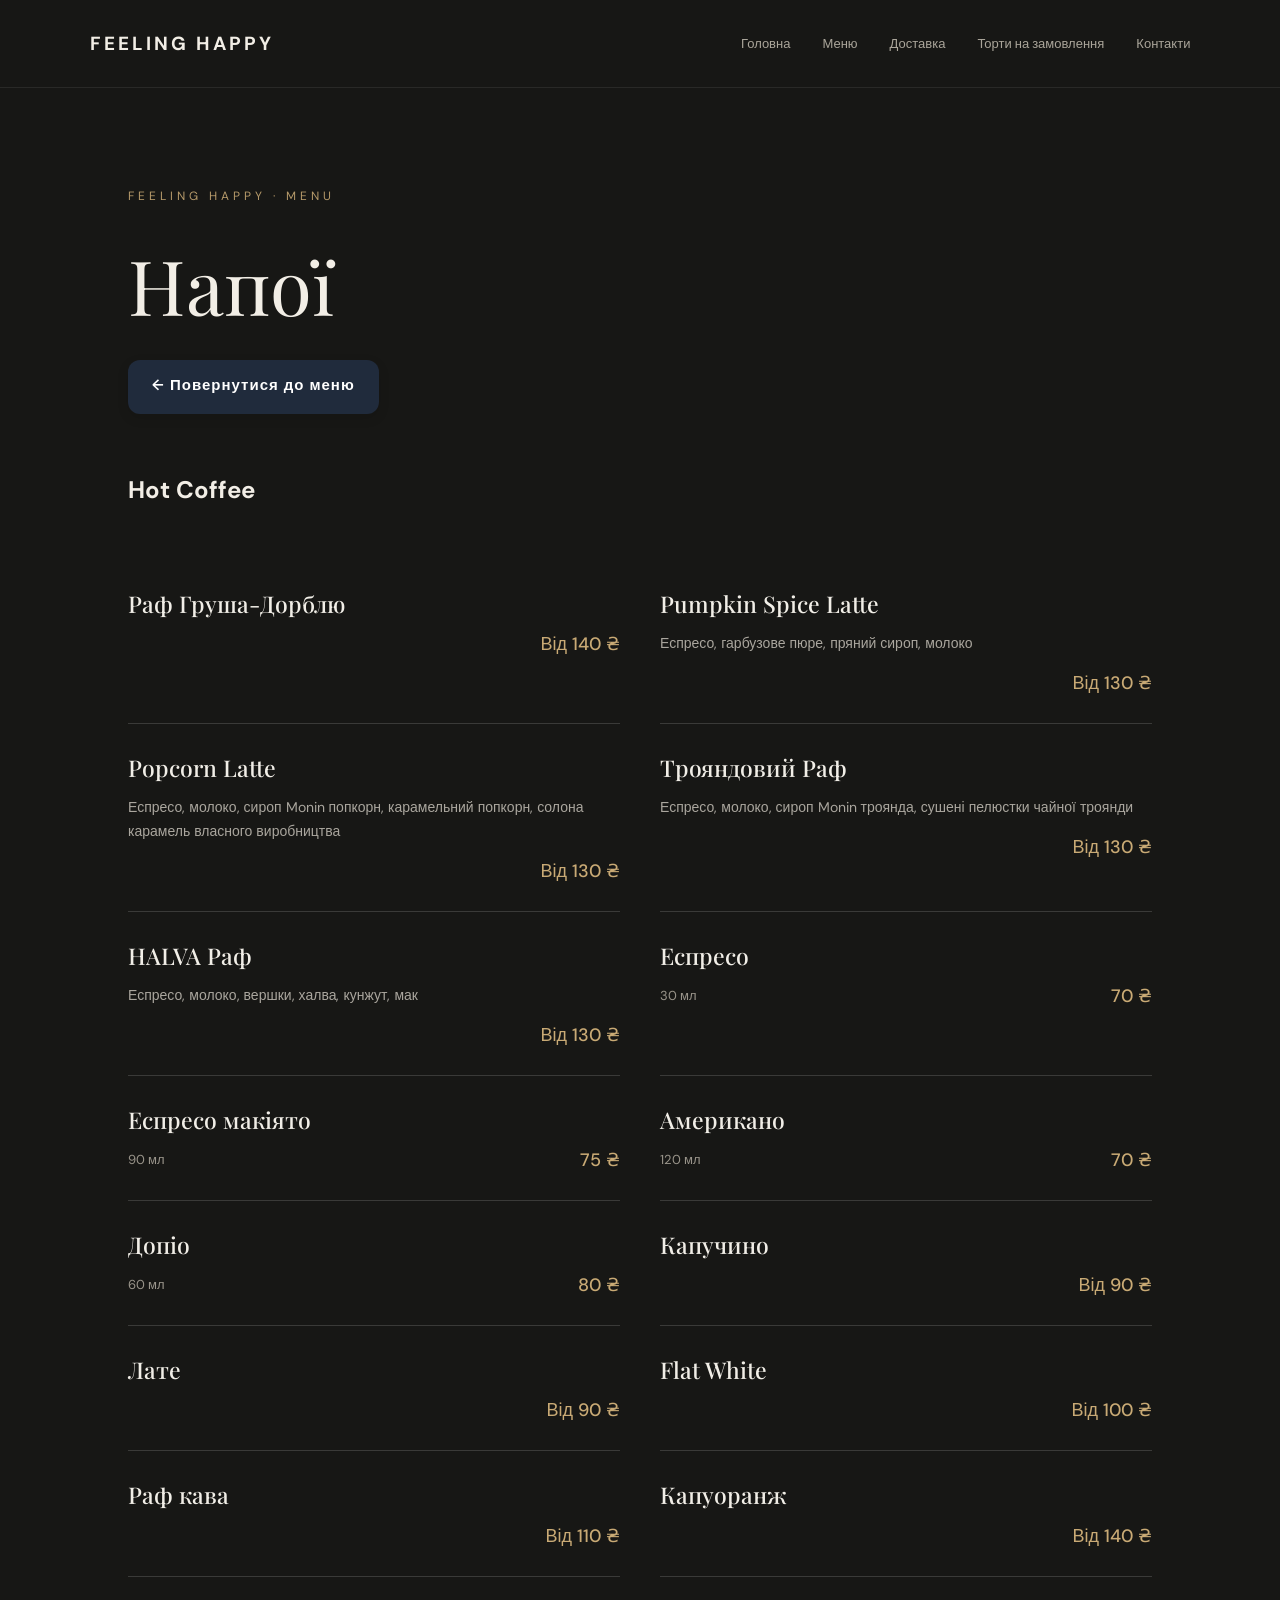
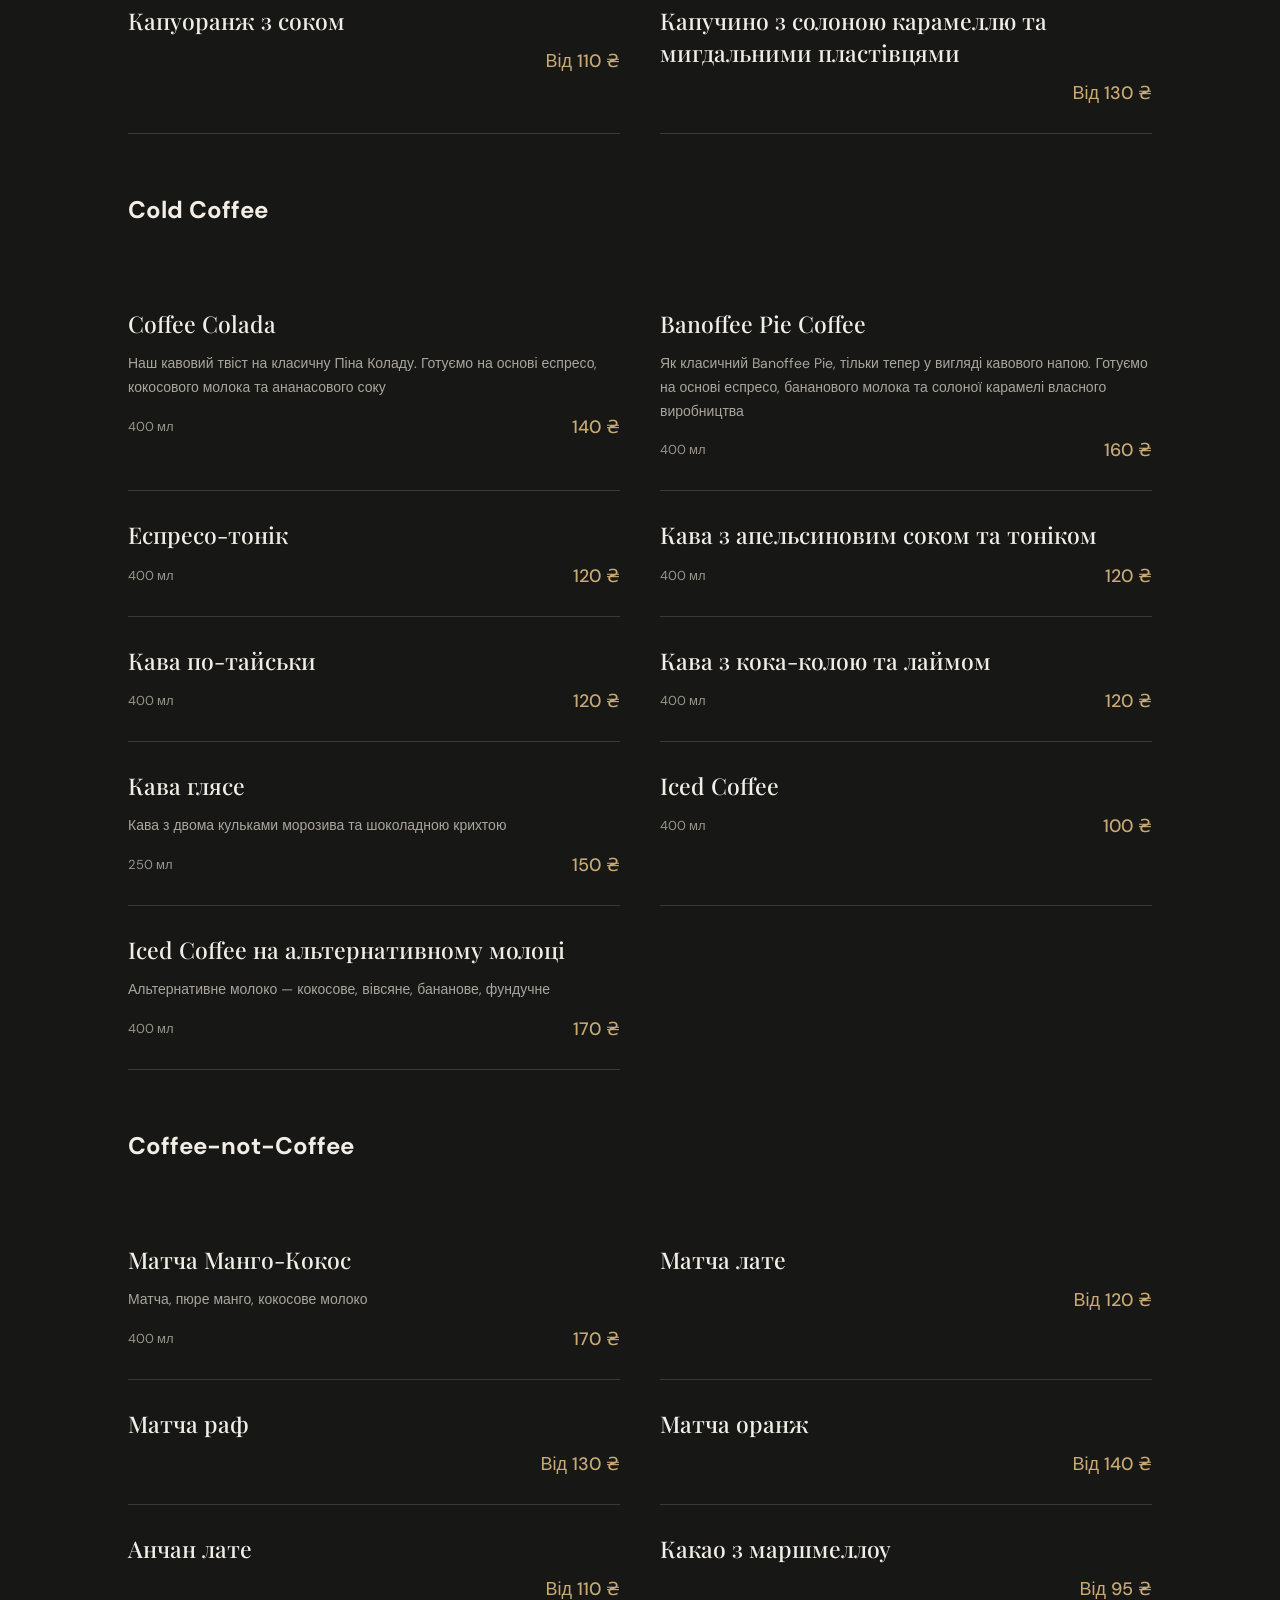
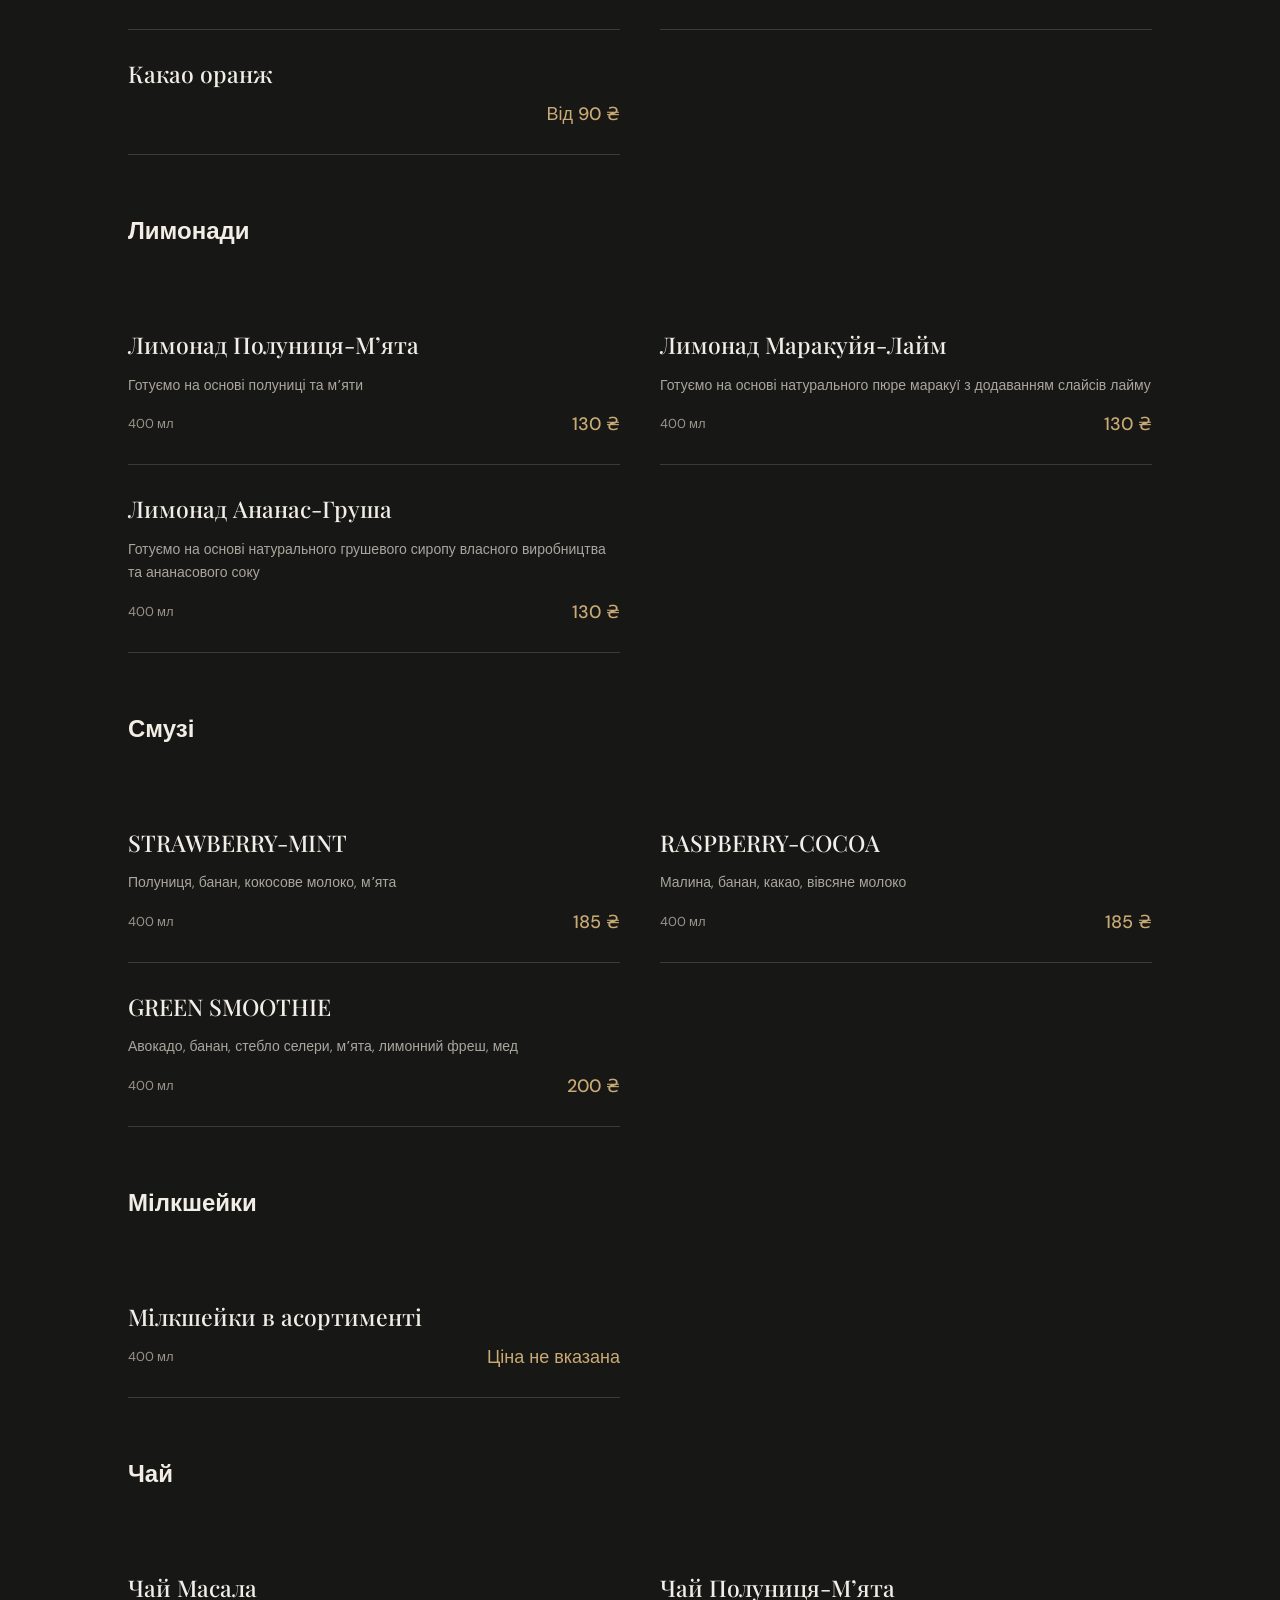
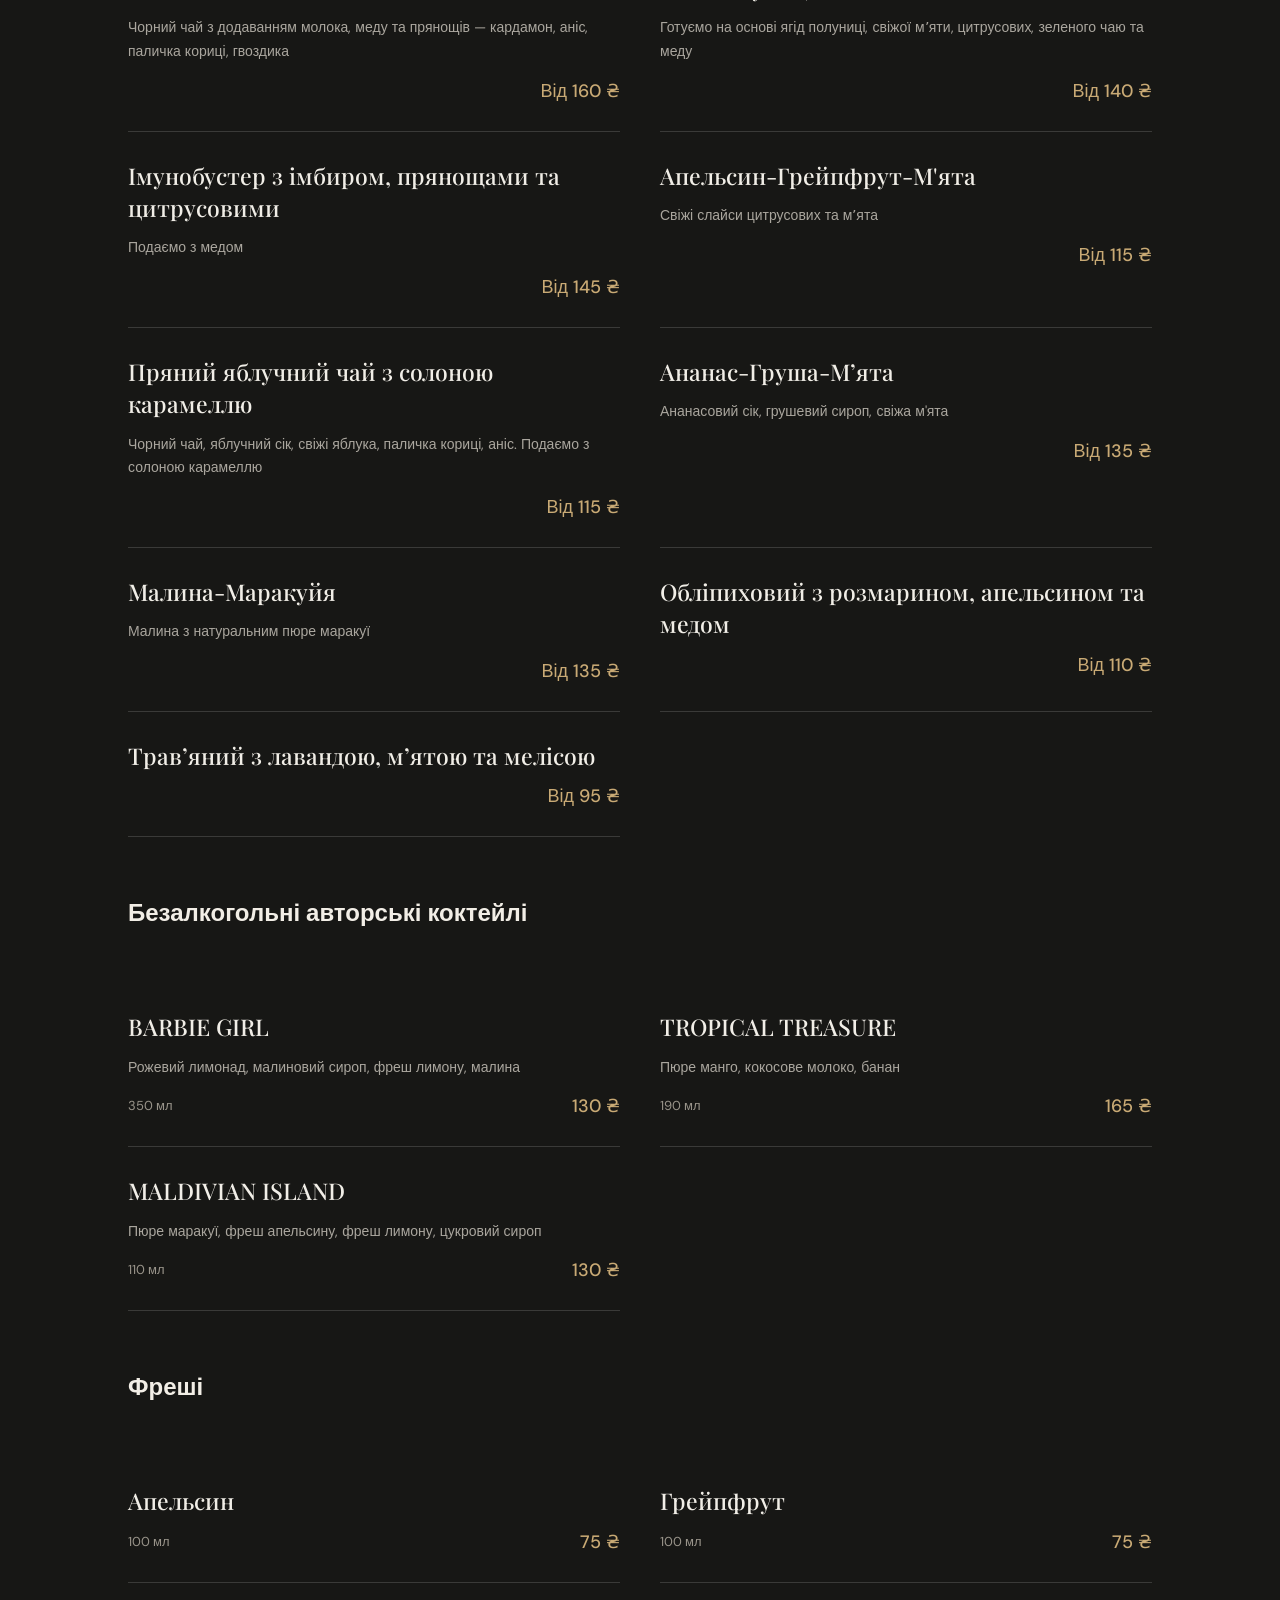
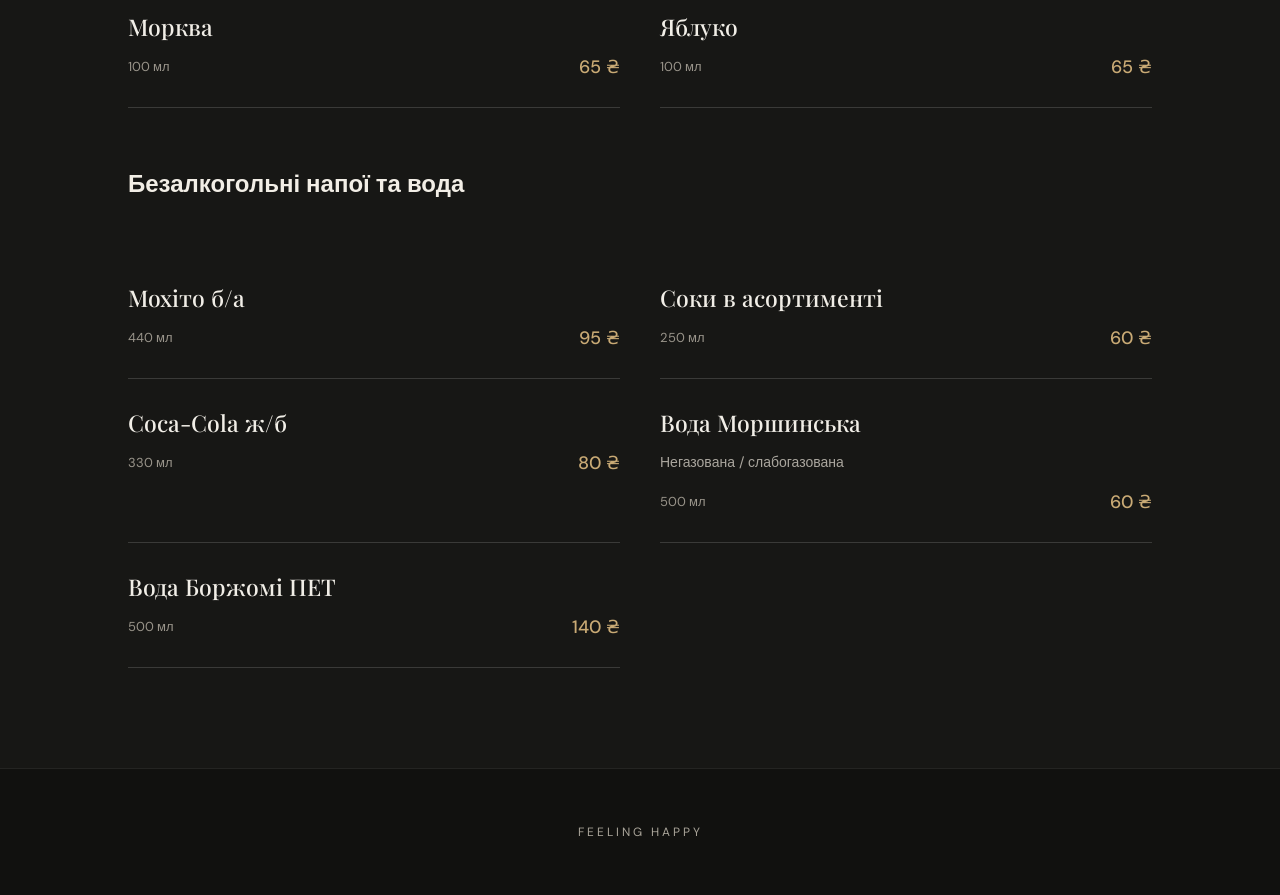
<file: drinks.html>
<!DOCTYPE html>
<html lang="uk">
<head>
    <meta charset="UTF-8">
    <meta name="viewport" content="width=device-width, initial-scale=1.0">
    <title>Напої — Feeling Happy</title>
    <link rel="stylesheet" href="style.css">
</head>
<body>

    <header class="header">
        <a href="index.html" class="logo">FEELING HAPPY</a>

        <nav class="navigation">
            <a href="index.html">Головна</a>
            <a href="menu.html">Меню</a>
            <a href="delivery.html">Доставка</a>
            <a href="cakes.html">Торти на замовлення</a>
            <a href="contacts.html">Контакти</a>
        </nav>
    </header>

    <main class="page-content">
        <p class="eyebrow">FEELING HAPPY · MENU</p>
        <h1>Напої</h1>

        <a href="menu.html" class="hero-button">
            ← Повернутися до меню
        </a>

        <h2 style="margin-top: 60px;">Hot Coffee</h2>
        <div class="menu-items">

            <div class="menu-item">
                <h2>Раф Груша-Дорблю</h2>
                <span><strong>Від 140 ₴</strong></span>
            </div>

            <div class="menu-item">
                <h2>Pumpkin Spice Latte</h2>
                <p>Еспресо, гарбузове пюре, пряний сироп, молоко</p>
                <span><strong>Від 130 ₴</strong></span>
            </div>

            <div class="menu-item">
                <h2>Popcorn Latte</h2>
                <p>Еспресо, молоко, сироп Monin попкорн, карамельний попкорн, солона карамель власного виробництва</p>
                <span><strong>Від 130 ₴</strong></span>
            </div>

            <div class="menu-item">
                <h2>Трояндовий Раф</h2>
                <p>Еспресо, молоко, сироп Monin троянда, сушені пелюстки чайної троянди</p>
                <span><strong>Від 130 ₴</strong></span>
            </div>

            <div class="menu-item">
                <h2>HALVA Раф</h2>
                <p>Еспресо, молоко, вершки, халва, кунжут, мак</p>
                <span><strong>Від 130 ₴</strong></span>
            </div>

            <div class="menu-item">
                <h2>Еспресо</h2>
                <span>30 мл <strong>70 ₴</strong></span>
            </div>

            <div class="menu-item">
                <h2>Еспресо макіято</h2>
                <span>90 мл <strong>75 ₴</strong></span>
            </div>

            <div class="menu-item">
                <h2>Американо</h2>
                <span>120 мл <strong>70 ₴</strong></span>
            </div>

            <div class="menu-item">
                <h2>Допіо</h2>
                <span>60 мл <strong>80 ₴</strong></span>
            </div>

            <div class="menu-item">
                <h2>Капучино</h2>
                <span><strong>Від 90 ₴</strong></span>
            </div>

            <div class="menu-item">
                <h2>Лате</h2>
                <span><strong>Від 90 ₴</strong></span>
            </div>

            <div class="menu-item">
                <h2>Flat White</h2>
                <span><strong>Від 100 ₴</strong></span>
            </div>

            <div class="menu-item">
                <h2>Раф кава</h2>
                <span><strong>Від 110 ₴</strong></span>
            </div>

            <div class="menu-item">
                <h2>Капуоранж</h2>
                <span><strong>Від 140 ₴</strong></span>
            </div>

            <div class="menu-item">
                <h2>Капуоранж з соком</h2>
                <span><strong>Від 110 ₴</strong></span>
            </div>

            <div class="menu-item">
                <h2>Капучино з солоною карамеллю та мигдальними пластівцями</h2>
                <span><strong>Від 130 ₴</strong></span>
            </div>

        </div>

        <h2 style="margin-top: 60px;">Cold Coffee</h2>
        <div class="menu-items">

            <div class="menu-item">
                <h2>Coffee Colada</h2>
                <p>Наш кавовий твіст на класичну Піна Коладу. Готуємо на основі еспресо, кокосового молока та ананасового соку</p>
                <span>400 мл <strong>140 ₴</strong></span>
            </div>

            <div class="menu-item">
                <h2>Banoffee Pie Coffee</h2>
                <p>Як класичний Banoffee Pie, тільки тепер у вигляді кавового напою. Готуємо на основі еспресо, бананового молока та солоної карамелі власного виробництва</p>
                <span>400 мл <strong>160 ₴</strong></span>
            </div>

            <div class="menu-item">
                <h2>Еспресо-тонік</h2>
                <span>400 мл <strong>120 ₴</strong></span>
            </div>

            <div class="menu-item">
                <h2>Кава з апельсиновим соком та тоніком</h2>
                <span>400 мл <strong>120 ₴</strong></span>
            </div>

            <div class="menu-item">
                <h2>Кава по-тайськи</h2>
                <span>400 мл <strong>120 ₴</strong></span>
            </div>

            <div class="menu-item">
                <h2>Кава з кока-колою та лаймом</h2>
                <span>400 мл <strong>120 ₴</strong></span>
            </div>

            <div class="menu-item">
                <h2>Кава глясе</h2>
                <p>Кава з двома кульками морозива та шоколадною крихтою</p>
                <span>250 мл <strong>150 ₴</strong></span>
            </div>

            <div class="menu-item">
                <h2>Iced Coffee</h2>
                <span>400 мл <strong>100 ₴</strong></span>
            </div>

            <div class="menu-item">
                <h2>Iced Coffee на альтернативному молоці</h2>
                <p>Альтернативне молоко — кокосове, вівсяне, бананове, фундучне</p>
                <span>400 мл <strong>170 ₴</strong></span>
            </div>

        </div>

        <h2 style="margin-top: 60px;">Coffee-not-Coffee</h2>
        <div class="menu-items">

            <div class="menu-item">
                <h2>Матча Манго-Кокос</h2>
                <p>Матча, пюре манго, кокосове молоко</p>
                <span>400 мл <strong>170 ₴</strong></span>
            </div>

            <div class="menu-item">
                <h2>Матча лате</h2>
                <span><strong>Від 120 ₴</strong></span>
            </div>

            <div class="menu-item">
                <h2>Матча раф</h2>
                <span><strong>Від 130 ₴</strong></span>
            </div>

            <div class="menu-item">
                <h2>Матча оранж</h2>
                <span><strong>Від 140 ₴</strong></span>
            </div>

            <div class="menu-item">
                <h2>Анчан лате</h2>
                <span><strong>Від 110 ₴</strong></span>
            </div>

            <div class="menu-item">
                <h2>Какао з маршмеллоу</h2>
                <span><strong>Від 95 ₴</strong></span>
            </div>

            <div class="menu-item">
                <h2>Какао оранж</h2>
                <span><strong>Від 90 ₴</strong></span>
            </div>

        </div>

        <h2 style="margin-top: 60px;">Лимонади</h2>
        <div class="menu-items">

            <div class="menu-item">
                <h2>Лимонад Полуниця-М’ята</h2>
                <p>Готуємо на основі полуниці та мʼяти</p>
                <span>400 мл <strong>130 ₴</strong></span>
            </div>

            <div class="menu-item">
                <h2>Лимонад Маракуйя-Лайм</h2>
                <p>Готуємо на основі натурального пюре маракуї з додаванням слайсів лайму</p>
                <span>400 мл <strong>130 ₴</strong></span>
            </div>

            <div class="menu-item">
                <h2>Лимонад Ананас-Груша</h2>
                <p>Готуємо на основі натурального грушевого сиропу власного виробництва та ананасового соку</p>
                <span>400 мл <strong>130 ₴</strong></span>
            </div>

        </div>

        <h2 style="margin-top: 60px;">Смузі</h2>
        <div class="menu-items">

            <div class="menu-item">
                <h2>STRAWBERRY-MINT</h2>
                <p>Полуниця, банан, кокосове молоко, мʼята</p>
                <span>400 мл <strong>185 ₴</strong></span>
            </div>

            <div class="menu-item">
                <h2>RASPBERRY-COCOA</h2>
                <p>Малина, банан, какао, вівсяне молоко</p>
                <span>400 мл <strong>185 ₴</strong></span>
            </div>

            <div class="menu-item">
                <h2>GREEN SMOOTHIE</h2>
                <p>Авокадо, банан, стебло селери, мʼята, лимонний фреш, мед</p>
                <span>400 мл <strong>200 ₴</strong></span>
            </div>

        </div>

        <h2 style="margin-top: 60px;">Мілкшейки</h2>
        <div class="menu-items">

            <div class="menu-item">
                <h2>Мілкшейки в асортименті</h2>
                <span>400 мл <strong>Ціна не вказана</strong></span>
            </div>

        </div>

        <h2 style="margin-top: 60px;">Чай</h2>
        <div class="menu-items">

            <div class="menu-item">
                <h2>Чай Масала</h2>
                <p>Чорний чай з додаванням молока, меду та прянощів — кардамон, аніс, паличка кориці, гвоздика</p>
                <span><strong>Від 160 ₴</strong></span>
            </div>

            <div class="menu-item">
                <h2>Чай Полуниця-Мʼята</h2>
                <p>Готуємо на основі ягід полуниці, свіжої мʼяти, цитрусових, зеленого чаю та меду</p>
                <span><strong>Від 140 ₴</strong></span>
            </div>

            <div class="menu-item">
                <h2>Імунобустер з імбиром, прянощами та цитрусовими</h2>
                <p>Подаємо з медом</p>
                <span><strong>Від 145 ₴</strong></span>
            </div>

            <div class="menu-item">
                <h2>Апельсин-Грейпфрут-М'ята</h2>
                <p>Свіжі слайси цитрусових та мʼята</p>
                <span><strong>Від 115 ₴</strong></span>
            </div>

            <div class="menu-item">
                <h2>Пряний яблучний чай з солоною карамеллю</h2>
                <p>Чорний чай, яблучний сік, свіжі яблука, паличка кориці, аніс. Подаємо з солоною карамеллю</p>
                <span><strong>Від 115 ₴</strong></span>
            </div>

            <div class="menu-item">
                <h2>Ананас-Груша-М’ята</h2>
                <p>Ананасовий сік, грушевий сироп, свіжа м'ята</p>
                <span><strong>Від 135 ₴</strong></span>
            </div>

            <div class="menu-item">
                <h2>Малина-Маракуйя</h2>
                <p>Малина з натуральним пюре маракуї</p>
                <span><strong>Від 135 ₴</strong></span>
            </div>

            <div class="menu-item">
                <h2>Обліпиховий з розмарином, апельсином та медом</h2>
                <span><strong>Від 110 ₴</strong></span>
            </div>

            <div class="menu-item">
                <h2>Травʼяний з лавандою, мʼятою та мелісою</h2>
                <span><strong>Від 95 ₴</strong></span>
            </div>

        </div>

        <h2 style="margin-top: 60px;">Безалкогольні авторські коктейлі</h2>
        <div class="menu-items">

            <div class="menu-item">
                <h2>BARBIE GIRL</h2>
                <p>Рожевий лимонад, малиновий сироп, фреш лимону, малина</p>
                <span>350 мл <strong>130 ₴</strong></span>
            </div>

            <div class="menu-item">
                <h2>TROPICAL TREASURE</h2>
                <p>Пюре манго, кокосове молоко, банан</p>
                <span>190 мл <strong>165 ₴</strong></span>
            </div>

            <div class="menu-item">
                <h2>MALDIVIAN ISLAND</h2>
                <p>Пюре маракуї, фреш апельсину, фреш лимону, цукровий сироп</p>
                <span>110 мл <strong>130 ₴</strong></span>
            </div>

        </div>

        <h2 style="margin-top: 60px;">Фреші</h2>
        <div class="menu-items">

            <div class="menu-item">
                <h2>Апельсин</h2>
                <span>100 мл <strong>75 ₴</strong></span>
            </div>

            <div class="menu-item">
                <h2>Грейпфрут</h2>
                <span>100 мл <strong>75 ₴</strong></span>
            </div>

            <div class="menu-item">
                <h2>Морква</h2>
                <span>100 мл <strong>65 ₴</strong></span>
            </div>

            <div class="menu-item">
                <h2>Яблуко</h2>
                <span>100 мл <strong>65 ₴</strong></span>
            </div>

        </div>

        <h2 style="margin-top: 60px;">Безалкогольні напої та вода</h2>
        <div class="menu-items">

            <div class="menu-item">
                <h2>Мохіто б/а</h2>
                <span>440 мл <strong>95 ₴</strong></span>
            </div>

            <div class="menu-item">
                <h2>Соки в асортименті</h2>
                <span>250 мл <strong>60 ₴</strong></span>
            </div>

            <div class="menu-item">
                <h2>Coca-Cola ж/б</h2>
                <span>330 мл <strong>80 ₴</strong></span>
            </div>

            <div class="menu-item">
                <h2>Вода Моршинська</h2>
                <p>Негазована / слабогазована</p>
                <span>500 мл <strong>60 ₴</strong></span>
            </div>

            <div class="menu-item">
                <h2>Вода Боржомі ПЕТ</h2>
                <span>500 мл <strong>140 ₴</strong></span>
            </div>

        </div>

    </main>

    <footer class="footer">
        <p>FEELING HAPPY</p>
    </footer>

    <script src="script.js"></script>
</body>
</html>
</file>
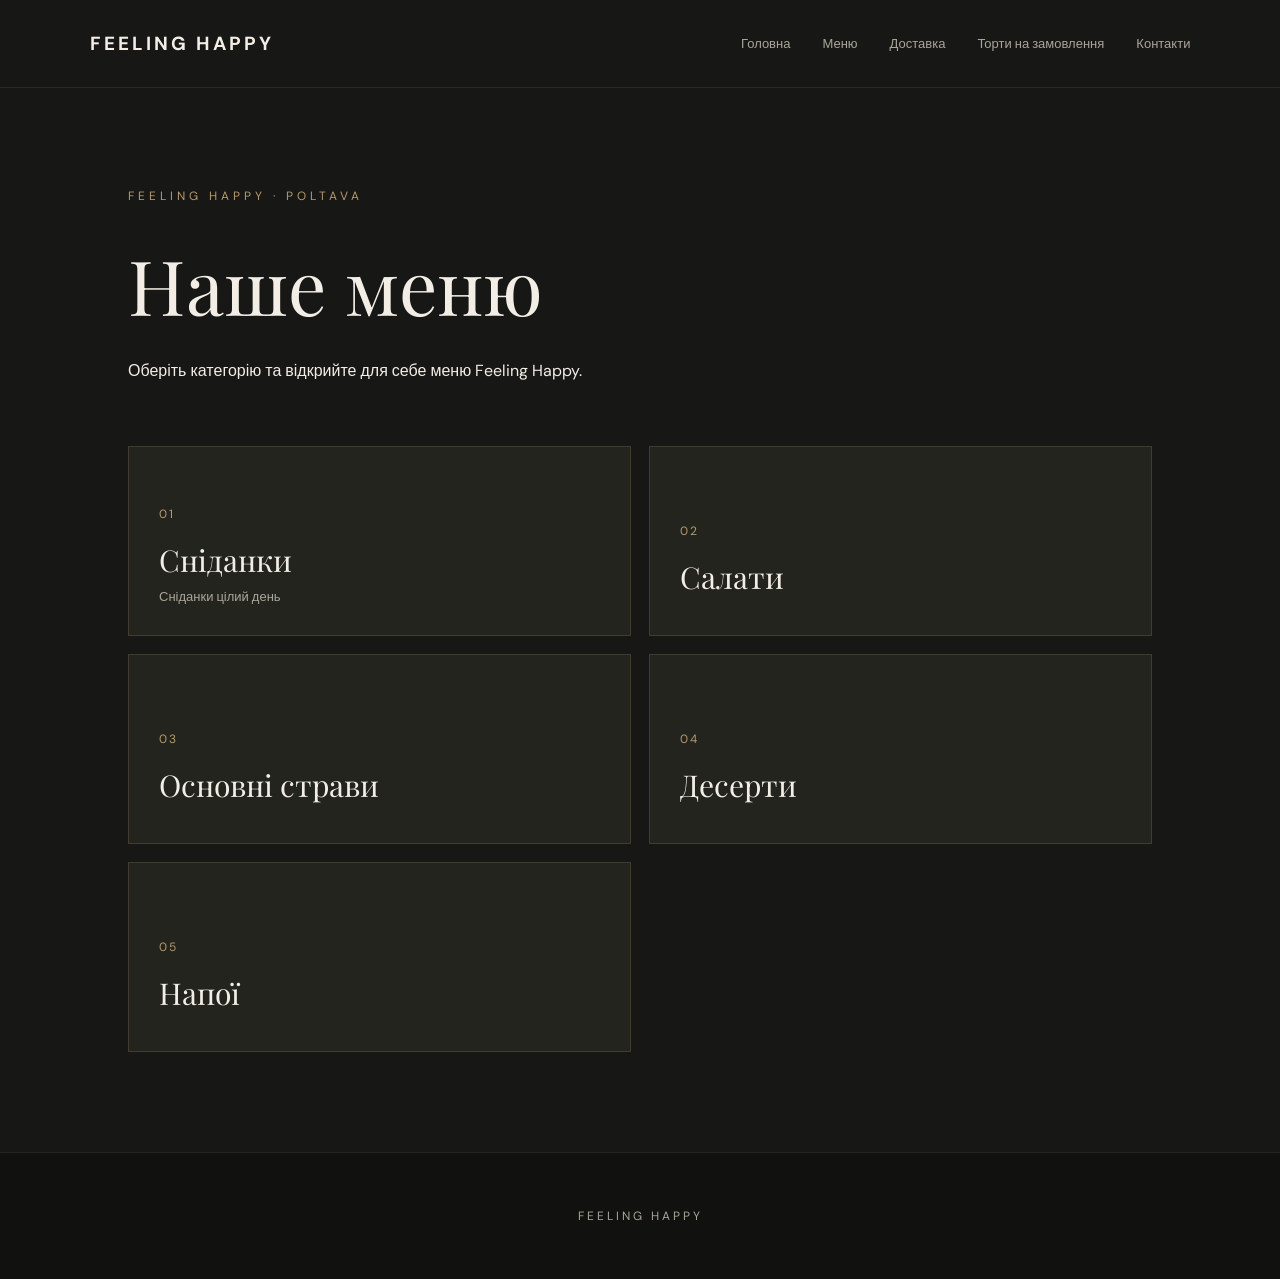
<file: menu.html>
<!DOCTYPE html>
<html lang="uk">
<head>
    <meta charset="UTF-8">
    <meta name="viewport" content="width=device-width, initial-scale=1.0">

    <title>Меню — Feeling Happy</title>

    <link rel="stylesheet" href="style.css">
</head>

<body>

    <header class="header">

        <a href="index.html" class="logo">
            FEELING HAPPY
        </a>

        <nav class="navigation">
            <a href="index.html">Головна</a>
            <a href="menu.html">Меню</a>
            <a href="delivery.html">Доставка</a>
            <a href="cakes.html">Торти на замовлення</a>
            <a href="contacts.html">Контакти</a>
        </nav>

    </header>

    <main class="page-content">

        <p class="eyebrow">FEELING HAPPY · POLTAVA</p>

        <h1>Наше меню</h1>

        <p>
            Оберіть категорію та відкрийте для себе меню Feeling Happy.
        </p>

        <div class="menu-categories">

            <a href="breakfast.html" class="category-card">
                <span>01</span>
                <h2>Сніданки</h2>
                <p>Сніданки цілий день</p>
            </a>

            <a href="salads.html" class="category-card">
                <span>02</span>
                <h2>Салати</h2>
            </a>

            <a href="main-dishes.html" class="category-card">
                <span>03</span>
                <h2>Основні страви</h2>
            </a>

            <a href="desserts.html" class="category-card">
                <span>04</span>
                <h2>Десерти</h2>
            </a>

            <a href="drinks.html" class="category-card">
                <span>05</span>
                <h2>Напої</h2>
            </a>

        </div>

    </main>

    <footer class="footer">
        <p>FEELING HAPPY</p>
    </footer>

    <script src="script.js"></script>

</body>
</html>
</file>
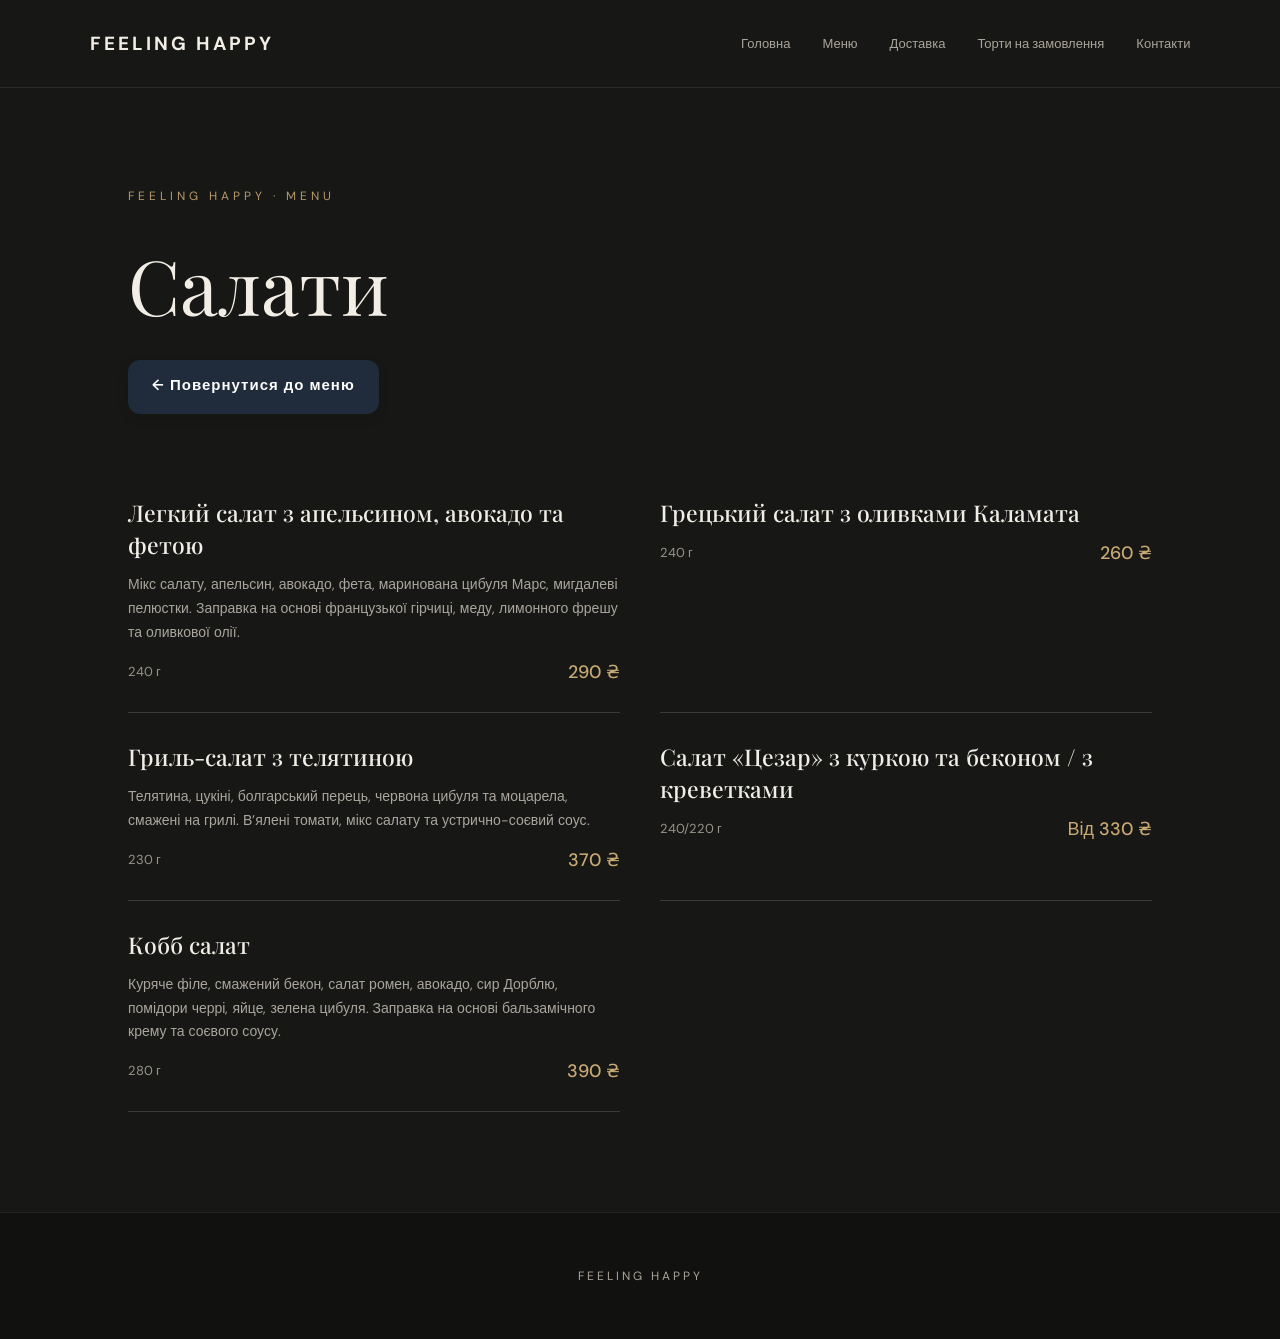
<file: salads.html>
<!DOCTYPE html>
<html lang="uk">
<head>
    <meta charset="UTF-8">
    <meta name="viewport" content="width=device-width, initial-scale=1.0">
    <title>Салати — Feeling Happy</title>
    <link rel="stylesheet" href="style.css">
</head>
<body>

    <header class="header">
        <a href="index.html" class="logo">FEELING HAPPY</a>

        <nav class="navigation">
            <a href="index.html">Головна</a>
            <a href="menu.html">Меню</a>
            <a href="delivery.html">Доставка</a>
            <a href="cakes.html">Торти на замовлення</a>
            <a href="contacts.html">Контакти</a>
        </nav>
    </header>

    <main class="page-content">
        <p class="eyebrow">FEELING HAPPY · MENU</p>
        <h1>Салати</h1>

        <a href="menu.html" class="hero-button">
            ← Повернутися до меню
        </a>

        <section class="menu-items">

            <article class="menu-item">
                <h2>Легкий салат з апельсином, авокадо та фетою</h2>
                <p>Мікс салату, апельсин, авокадо, фета, маринована цибуля Марс, мигдалеві пелюстки. Заправка на основі французької гірчиці, меду, лимонного фрешу та оливкової олії.</p>
                <span>240 г</span>
                <strong>290 ₴</strong>
            </article>

            <article class="menu-item">
                <h2>Грецький салат з оливками Каламата</h2>
                <span>240 г</span>
                <strong>260 ₴</strong>
            </article>

            <article class="menu-item">
                <h2>Гриль-салат з телятиною</h2>
                <p>Телятина, цукіні, болгарський перець, червона цибуля та моцарела, смажені на грилі. В’ялені томати, мікс салату та устрично-соєвий соус.</p>
                <span>230 г</span>
                <strong>370 ₴</strong>
            </article>

            <article class="menu-item">
                <h2>Салат «Цезар» з куркою та беконом / з креветками</h2>
                <span>240/220 г</span>
                <strong>Від 330 ₴</strong>
            </article>

            <article class="menu-item">
                <h2>Кобб салат</h2>
                <p>Куряче філе, смажений бекон, салат ромен, авокадо, сир Дорблю, помідори черрі, яйце, зелена цибуля. Заправка на основі бальзамічного крему та соєвого соусу.</p>
                <span>280 г</span>
                <strong>390 ₴</strong>
            </article>

        </section>
    </main>

    <footer class="footer">
        <p>FEELING HAPPY</p>
    </footer>

    <script src="script.js"></script>
</body>
</html>
</file>
<file: style.css>
@import url('https://fonts.googleapis.com/css2?family=DM+Sans:wght@400;500;600;700&family=Playfair+Display:wght@400;500;600;700&display=swap');

* {
    margin: 0;
    padding: 0;
    box-sizing: border-box;
}

:root {
    --background: #171715;
    --surface: #22221f;
    --text: #f2eee6;
    --muted: #aaa59a;
    --gold: #b69a6a;
}

body {
    background: var(--background);
    color: var(--text);
    font-family: 'DM Sans', sans-serif;
}

a {
    color: inherit;
    text-decoration: none;
}

/* HEADER */

.header {
    width: 100%;
    min-height: 88px;
    padding: 0 7%;
    display: flex;
    align-items: center;
    justify-content: space-between;
    border-bottom: 1px solid rgba(255,255,255,0.08);
    background: #171715;
}

.logo {
    font-size: 19px;
    font-weight: 700;
    letter-spacing: 3px;
    white-space: nowrap;
}

.navigation {
    display: flex;
    align-items: center;
    gap: 32px;
}

.navigation a {
    font-size: 13px;
    color: var(--muted);
    transition: color 0.3s ease;
}

.navigation a:hover {
    color: var(--gold);
}

/* MAIN HERO */

.hero {
    min-height: 780px;
    display: flex;
    align-items: center;
    padding: 100px 10%;
    position: relative;
    overflow: hidden;
    background:
        linear-gradient(
            90deg,
            rgba(15, 15, 14, 0.96) 0%,
            rgba(15, 15, 14, 0.78) 42%,
            rgba(15, 15, 14, 0.25) 100%
        ),
        linear-gradient(
            0deg,
            rgba(15, 15, 14, 0.45),
            transparent 60%
        ),
        url('https://images.unsplash.com/photo-1414235077428-338989a2e8c0?auto=format&fit=crop&w=2000&q=85');

    background-size: cover;
    background-position: center;
}

.hero-content {
    max-width: 650px;
}

.eyebrow {
    color: var(--gold);
    font-size: 12px;
    letter-spacing: 4px;
    margin-bottom: 30px;
}

.hero h1 {
    font-family: 'Playfair Display', serif;
    font-size: clamp(58px, 7.5vw, 100px);
    line-height: 1.05;
    font-weight: 400;
    letter-spacing: -2px;
    margin-bottom: 30px;
}

.hero-description {
    color: #d0cbc1;
    font-size: 16px;
    margin-bottom: 38px;
    line-height: 1.7;
}

.hero-button {
    display: inline-flex;
    align-items: center;
    justify-content: center;
    min-height: 54px;
    padding: 0 34px;
    border: 1px solid var(--gold);
    color: var(--text);
    font-size: 13px;
    letter-spacing: 1px;
    transition: 0.3s ease;
}

.hero-button:hover {
    background: var(--gold);
    color: #171715;
}

/* FOOTER */

.footer {
    min-height: 100px;
    display: flex;
    align-items: center;
    justify-content: center;
    border-top: 1px solid rgba(255,255,255,0.08);
    color: var(--muted);
    font-size: 12px;
    letter-spacing: 3px;
}

/* CONTENT PAGES */

.page-content {
    min-height: 650px;
    padding: 100px 10%;
    background: var(--background);
}

.page-content h1 {
    font-family: 'Playfair Display', serif;
    font-size: clamp(48px, 6vw, 76px);
    font-weight: 400;
    margin-bottom: 25px;
}

.page-content > p:last-child {
    color: var(--muted);
    font-size: 16px;
    line-height: 1.8;
}

/* MENU CATEGORIES */

.menu-categories {
    display: grid;
    grid-template-columns: repeat(2, 1fr);
    gap: 18px;
    margin-top: 65px;
}

.category-card {
    min-height: 190px;
    padding: 30px;
    display: flex;
    flex-direction: column;
    justify-content: flex-end;
    background: #24241f;
    border: 1px solid rgba(182, 154, 106, 0.2);
    transition: 0.3s ease;
}

.category-card span {
    color: var(--gold);
    font-size: 12px;
    margin-bottom: 18px;
    letter-spacing: 2px;
}

.category-card h2 {
    font-family: 'Playfair Display', serif;
    font-size: 30px;
    font-weight: 400;
    margin-bottom: 8px;
}

.category-card p {
    color: var(--muted);
    font-size: 13px;
}

.category-card:hover {
    background: #302d26;
    border-color: var(--gold);
    transform: translateY(-4px);
}

/* MENU ITEMS */

.menu-items {
    display: grid;
    grid-template-columns: repeat(2, 1fr);
    gap: 0 40px;
    margin-top: 55px;
}

.menu-item {
    padding: 28px 0;
    border-bottom: 1px solid rgba(255, 255, 255, 0.15);
}

.menu-item h2 {
    font-family: 'Playfair Display', serif;
    font-size: 23px;
    font-weight: 500;
    line-height: 1.4;
    color: #f1eee7;
    margin: 0 0 12px;
}

.menu-item p {
    color: #aaa69e;
    font-size: 14px;
    line-height: 1.7;
    margin: 0 0 15px;
}

.menu-item span {
    color: #99948a;
    font-size: 13px;
}

.menu-item strong {
    float: right;
    color: #c9aa75;
    font-size: 18px;
    font-weight: 500;
}

/* MOBILE ADAPTATION */

@media (max-width: 900px) {
    .header {
        padding: 22px 5%;
        flex-direction: column;
        gap: 22px;
    }

    .navigation {
        flex-wrap: wrap;
        justify-content: center;
        gap: 18px;
    }

    .hero {
        min-height: 600px;
        padding: 70px 7%;
    }
}

@media (max-width: 700px) {
    .header {
        flex-direction: column;
        align-items: center;
        gap: 20px;
        padding: 20px;
    }

    .navigation {
        display: flex;
        flex-wrap: wrap;
        justify-content: center;
        gap: 14px 18px;
    }

    .navigation a {
        font-size: 13px;
    }

    .page-content {
        padding: 50px 20px;
    }

    .page-content h1 {
        font-size: 38px;
    }

    .menu-categories {
        grid-template-columns: 1fr;
    }

    .menu-items {
        grid-template-columns: 1fr;
        gap: 0;
    }

    .menu-item h2 {
        font-size: 20px;
    }

    .menu-item p {
        font-size: 13px;
    }

    .menu-item strong {
        font-size: 16px;
    }

    .hero-button {
        display: inline-flex;
        max-width: 100%;
    }

    .footer {
        padding: 25px 20px;
    }
}

@media (max-width: 500px) {
    .navigation {
        gap: 14px;
    }

    .navigation a {
        font-size: 12px;
    }

    .hero {
        min-height: 540px;
        padding: 60px 7%;
        background-position: 60% center;
    }

    .hero h1 {
        font-size: 52px;
    }

    .hero-description {
        font-size: 14px;
    }

    .eyebrow {
        font-size: 10px;
        letter-spacing: 3px;
    }
}
/* ABOUT SECTION */

.about {
    display: grid;
    grid-template-columns: 1fr 1fr;
    min-height: 550px;
    background: #22221f;
}

.about-image {
    background-image: url("https://images.unsplash.com/photo-1414235077428-338989a2e8c0");
    background-size: cover;
    background-position: center;
    min-height: 450px;
}

.about-content {
    display: flex;
    flex-direction: column;
    justify-content: center;
    align-items: flex-start;
    padding: 70px;
}

.about-content h2 {
    font-family: "Playfair Display", serif;
    font-size: clamp(36px, 4vw, 58px);
    font-weight: 400;
    line-height: 1.15;
    margin: 20px 0;
    color: #f2eee6;
}

.about-content > p:not(.eyebrow) {
    color: #aaa59a;
    font-size: 16px;
    line-height: 1.8;
    max-width: 430px;
    margin-bottom: 30px;
}

@media (max-width: 700px) {
    .about {
        grid-template-columns: 1fr;
    }

    .about-image {
        min-height: 300px;
    }

    .about-content {
        padding: 40px 25px;
    }
}
/* POPULAR MENU */

.popular {
    padding: 100px 8%;
    text-align: center;
    background: #171715;
}

.popular-heading {
    max-width: 650px;
    margin: 0 auto 50px;
}

.popular-heading h2 {
    font-family: "Playfair Display", serif;
    font-size: clamp(34px, 4vw, 52px);
    font-weight: 400;
    line-height: 1.2;
    color: #f2eee6;
    margin: 20px 0;
}

.popular-heading > p:last-child {
    color: #aaa59a;
    line-height: 1.7;
}

.popular-cards {
    display: grid;
    grid-template-columns: repeat(3, 1fr);
    gap: 25px;
    margin-bottom: 45px;
}

.popular-card {
    text-align: left;
    color: #f2eee6;
    text-decoration: none;
}

.popular-card-image {
    height: 320px;
    background-size: cover;
    background-position: center;
    transition: transform 0.4s ease;
}

.popular-card:hover .popular-card-image {
    transform: scale(1.02);
}

.breakfast-image {
    background-image: url("https://images.unsplash.com/photo-1533089860892-a7c6f0a88666");
}

.dessert-image {
    background-image: url("https://images.unsplash.com/photo-1488477181946-6428a0291777");
}

.drinks-image {
    background-image: url("https://images.unsplash.com/photo-1517701550927-30cf4ba1dba5");
}

.popular-card h3 {
    font-family: "Playfair Display", serif;
    font-size: 25px;
    font-weight: 400;
    margin-top: 18px;
}

@media (max-width: 700px) {
    .popular {
        padding: 65px 6%;
    }

    .popular-cards {
        grid-template-columns: 1fr;
        gap: 35px;
    }

    .popular-card-image {
        height: 280px;
    }
}
/* CONTACT PREVIEW */

.contact-preview {
    min-height: 430px;
    display: flex;
    align-items: center;
    justify-content: center;
    text-align: center;
    padding: 80px 25px;
    background:
        linear-gradient(rgba(23, 23, 21, 0.82), rgba(23, 23, 21, 0.9)),
        url("https://images.unsplash.com/photo-1414235077428-338989a2e8c0") center/cover;
}

.contact-preview-content {
    max-width: 650px;
}

.contact-preview h2 {
    font-family: "Playfair Display", serif;
    font-size: clamp(38px, 5vw, 60px);
    font-weight: 400;
    color: #f2eee6;
    margin: 20px 0;
}

.contact-preview-content > p:not(.eyebrow) {
    color: #c2bdb2;
    line-height: 1.8;
    margin-bottom: 30px;
}
/* FOOTER */

.footer {
    display: flex;
    flex-direction: column;
    align-items: center;
    gap: 16px;
    padding: 55px 20px;
    background: #11110f;
    text-align: center;
}

.footer-logo {
    font-family: "Playfair Display", serif;
    font-size: 25px;
    letter-spacing: 3px;
    color: #f2eee6;
}

.footer-instagram {
    color: #b69a6a;
    font-size: 16px;
    text-decoration: none;
    transition: 0.3s;
}

.footer-instagram:hover {
    color: #f2eee6;
}

.footer-address,
.footer-copy {
    color: #aaa59a;
    font-size: 13px;
}
/* DELIVERY PAGE */

.delivery-hero {
    min-height: 650px;
    display: flex;
    align-items: center;
    padding: 80px 10%;
    background:
        linear-gradient(rgba(23, 23, 21, 0.65), rgba(23, 23, 21, 0.85)),
        url("https://images.unsplash.com/photo-1414235077428-338989a2e8c0")
        center/cover;
}

.delivery-hero-content {
    max-width: 650px;
}

.delivery-hero h1 {
    font-family: "Playfair Display", serif;
    font-size: clamp(42px, 6vw, 76px);
    font-weight: 400;
    line-height: 1.15;
    color: #f2eee6;
    margin: 25px 0;
}

.delivery-hero-content > p:not(.eyebrow) {
    color: #d0c9bc;
    font-size: 17px;
    line-height: 1.8;
    margin-bottom: 30px;
}

.delivery-info {
    padding: 100px 8%;
    background: #171715;
}

.delivery-info-heading {
    text-align: center;
    margin-bottom: 60px;
}

.delivery-info-heading h2,
.delivery-contact h2 {
    font-family: "Playfair Display", serif;
    font-size: clamp(36px, 4vw, 52px);
    font-weight: 400;
    color: #f2eee6;
    margin-top: 20px;
}

.delivery-steps {
    display: grid;
    grid-template-columns: repeat(3, 1fr);
    gap: 30px;
}

.delivery-step {
    padding: 35px;
    background: #22221f;
    border: 1px solid rgba(182, 154, 106, 0.2);
}

.delivery-step span {
    color: #b69a6a;
    font-size: 15px;
    letter-spacing: 3px;
}

.delivery-step h3 {
    font-family: "Playfair Display", serif;
    font-size: 25px;
    font-weight: 400;
    color: #f2eee6;
    margin: 25px 0 15px;
}

.delivery-step p {
    color: #aaa59a;
    font-size: 15px;
    line-height: 1.8;
}

.delivery-contact {
    padding: 100px 25px;
    text-align: center;
    background: #22221f;
}

.delivery-contact > p:not(.eyebrow) {
    color: #aaa59a;
    line-height: 1.8;
    margin: 20px auto 30px;
    max-width: 500px;
}

@media (max-width: 700px) {
    .delivery-hero {
        min-height: 550px;
        padding: 60px 7%;
    }

    .delivery-steps {
        grid-template-columns: 1fr;
    }

    .delivery-info {
        padding: 70px 6%;
    }

    .delivery-step {
        padding: 28px;
    }
}
.add-to-cart {
    display: inline-block;
    margin-top: 18px;
    padding: 12px 22px;
    background: #b69a6a;
    color: #171715;
    border: 1px solid #b69a6a;
    font-family: inherit;
    font-size: 14px;
    font-weight: 600;
    cursor: pointer;
    transition: 0.3s;
}

.add-to-cart:hover {
    background: transparent;
    color: #b69a6a;
}

.menu-item {
    position: relative;
}

.cart-page {
    max-width: 1000px;
    margin: 0 auto;
}

.cart-items {
    margin: 45px 0;
}

.cart-item {
    padding: 25px;
    margin-bottom: 15px;
    background: #22221f;
    border: 1px solid rgba(182,154,106,.2);
}

.cart-item h3 {
    color: #f2eee6;
    font-family: "Playfair Display", serif;
    font-size: 23px;
    font-weight: 400;
}

.cart-item p {
    color: #aaa59a;
    margin: 12px 0;
}

.cart-controls {
    display: flex;
    align-items: center;
    gap: 15px;
    margin-top: 15px;
}

.cart-controls button,
.delivery-selection select {
    padding: 10px 15px;
    background: #b69a6a;
    color: #171715;
    border: none;
    cursor: pointer;
    font-family: inherit;
}

.cart-controls span {
    color: #f2eee6;
}

.cart-summary,
.delivery-selection {
    background: #22221f;
    padding: 30px;
    margin: 25px 0;
    border: 1px solid rgba(182,154,106,.2);
}

.delivery-selection h2 {
    color: #f2eee6;
    font-family: "Playfair Display", serif;
    font-weight: 400;
    margin-bottom: 15px;
}

.delivery-selection p {
    color: #aaa59a;
    margin-bottom: 15px;
}

.delivery-selection select {
    width: 100%;
    max-width: 400px;
}

.delivery-selection .delivery-note {
    margin-top: 18px;
}

.cart-total-row {
    display: flex;
    justify-content: space-between;
    gap: 15px;
    padding: 15px 0;
    color: #aaa59a;
    border-bottom: 1px solid rgba(182,154,106,.2);
}

.cart-total-row strong {
    color: #f2eee6;
}

.cart-grand-total {
    font-size: 21px;
    color: #b69a6a;
    border-bottom: none;
}
.floating-cart {
    position: fixed;
    right: 30px;
    bottom: 30px;
    z-index: 1000;
    display: flex;
    align-items: center;
    gap: 12px;
    padding: 16px 24px;
    background: #b69a6a;
    color: #171715;
    text-decoration: none;
    font-weight: 600;
    box-shadow: 0 5px 25px rgba(0,0,0,.3);
    transition: .3s;
}

.floating-cart:hover {
    background: #f2eee6;
    transform: translateY(-3px);
}

#cart-count {
    background: #171715;
    color: #f2eee6;
    border-radius: 50%;
    min-width: 25px;
    height: 25px;
    display: flex;
    align-items: center;
    justify-content: center;
    font-size: 13px;
}
/* Исправление кнопок оформления заказа */
button.hero-button {
    background: transparent;
    color: #f2eee6;
    font-family: 'DM Sans', sans-serif;
    cursor: pointer;
    appearance: none;
    -webkit-appearance: none;
}

button.hero-button:hover {
    background: #b69a6a;
    color: #171715;
}

button.hero-button:disabled {
    opacity: 0.6;
    cursor: not-allowed;
}

/* Поля ввода в корзине */
#delivery-address,
#customer-name,
#customer-phone,
#order-comment {
    display: block;
    width: 100%;
    box-sizing: border-box;
    padding: 15px 17px;
    margin: 10px 0 20px;
    background: #ffffff !important;
    color: #222222 !important;
    border: 1px solid #dedede;
    border-radius: 12px;
    font-size: 16px;
    font-family: inherit;
    outline: none;
    transition: 0.25s ease;
    box-shadow: 0 2px 8px rgba(0, 0, 0, 0.04);
}

#delivery-address:focus,
#customer-name:focus,
#customer-phone:focus,
#order-comment:focus {
    border-color: #d5a45b;
    box-shadow: 0 0 0 3px rgba(213, 164, 91, 0.15);
}

#delivery-address::placeholder,
#customer-name::placeholder,
#customer-phone::placeholder,
#order-comment::placeholder {
    color: #999999 !important;
    opacity: 1;
}

#order-comment {
    min-height: 120px;
    resize: vertical;
}

/* Подписи над полями */
.delivery-selection label,
.checkout-form label {
    display: block;
    margin-top: 15px;
    color: #333333;
    font-size: 15px;
    font-weight: 600;
}

/* Кнопки */
.hero-button {
    display: inline-block;
    background: #202b3c !important;
    color: #ffffff !important;
    border: none !important;
    border-radius: 12px;
    padding: 15px 24px;
    font-size: 15px;
    font-weight: 600;
    text-decoration: none;
    cursor: pointer;
    transition: 0.25s ease;
    box-shadow: 0 4px 12px rgba(0, 0, 0, 0.12);
}

.hero-button:hover {
    background: #d5a45b !important;
    color: #ffffff !important;
    transform: translateY(-2px);
}

.hero-button:disabled {
    opacity: 0.6;
    cursor: wait;
    transform: none;
}
</file>
<file: feeling-happy/style.css>
@import url('https://fonts.googleapis.com/css2?family=DM+Sans:wght@400;500;600;700&family=Playfair+Display:wght@400;500;600;700&display=swap');

* {
    margin: 0;
    padding: 0;
    box-sizing: border-box;
}

:root {
    --background: #171715;
    --surface: #22221f;
    --text: #f2eee6;
    --muted: #aaa59a;
    --gold: #b69a6a;
}

body {
    background: var(--background);
    color: var(--text);
    font-family: 'DM Sans', sans-serif;
}

a {
    color: inherit;
    text-decoration: none;
}

/* HEADER */

.header {
    width: 100%;
    min-height: 88px;
    padding: 0 7%;
    display: flex;
    align-items: center;
    justify-content: space-between;
    border-bottom: 1px solid rgba(255,255,255,0.08);
    background: #171715;
}

.logo {
    font-size: 19px;
    font-weight: 700;
    letter-spacing: 3px;
    white-space: nowrap;
}

.navigation {
    display: flex;
    align-items: center;
    gap: 32px;
}

.navigation a {
    font-size: 13px;
    color: var(--muted);
    transition: color 0.3s ease;
}

.navigation a:hover {
    color: var(--gold);
}

/* MAIN HERO */

.hero {
    min-height: 780px;
    display: flex;
    align-items: center;
    padding: 100px 10%;
    position: relative;
    overflow: hidden;
    background:
        linear-gradient(
            90deg,
            rgba(15, 15, 14, 0.96) 0%,
            rgba(15, 15, 14, 0.78) 42%,
            rgba(15, 15, 14, 0.25) 100%
        ),
        linear-gradient(
            0deg,
            rgba(15, 15, 14, 0.45),
            transparent 60%
        ),
        url('https://images.unsplash.com/photo-1414235077428-338989a2e8c0?auto=format&fit=crop&w=2000&q=85');

    background-size: cover;
    background-position: center;
}

.hero-content {
    max-width: 650px;
}

.eyebrow {
    color: var(--gold);
    font-size: 12px;
    letter-spacing: 4px;
    margin-bottom: 30px;
}

.hero h1 {
    font-family: 'Playfair Display', serif;
    font-size: clamp(58px, 7.5vw, 100px);
    line-height: 1.05;
    font-weight: 400;
    letter-spacing: -2px;
    margin-bottom: 30px;
}

.hero-description {
    color: #d0cbc1;
    font-size: 16px;
    margin-bottom: 38px;
    line-height: 1.7;
}

.hero-button {
    display: inline-flex;
    align-items: center;
    justify-content: center;
    min-height: 54px;
    padding: 0 34px;
    border: 1px solid var(--gold);
    color: var(--text);
    font-size: 13px;
    letter-spacing: 1px;
    transition: 0.3s ease;
}

.hero-button:hover {
    background: var(--gold);
    color: #171715;
}

/* FOOTER */

.footer {
    min-height: 100px;
    display: flex;
    align-items: center;
    justify-content: center;
    border-top: 1px solid rgba(255,255,255,0.08);
    color: var(--muted);
    font-size: 12px;
    letter-spacing: 3px;
}

/* CONTENT PAGES */

.page-content {
    min-height: 650px;
    padding: 100px 10%;
    background: var(--background);
}

.page-content h1 {
    font-family: 'Playfair Display', serif;
    font-size: clamp(48px, 6vw, 76px);
    font-weight: 400;
    margin-bottom: 25px;
}

.page-content > p:last-child {
    color: var(--muted);
    font-size: 16px;
    line-height: 1.8;
}

/* MENU CATEGORIES */

.menu-categories {
    display: grid;
    grid-template-columns: repeat(2, 1fr);
    gap: 18px;
    margin-top: 65px;
}

.category-card {
    min-height: 190px;
    padding: 30px;
    display: flex;
    flex-direction: column;
    justify-content: flex-end;
    background: #24241f;
    border: 1px solid rgba(182, 154, 106, 0.2);
    transition: 0.3s ease;
}

.category-card span {
    color: var(--gold);
    font-size: 12px;
    margin-bottom: 18px;
    letter-spacing: 2px;
}

.category-card h2 {
    font-family: 'Playfair Display', serif;
    font-size: 30px;
    font-weight: 400;
    margin-bottom: 8px;
}

.category-card p {
    color: var(--muted);
    font-size: 13px;
}

.category-card:hover {
    background: #302d26;
    border-color: var(--gold);
    transform: translateY(-4px);
}

/* MENU ITEMS */

.menu-items {
    display: grid;
    grid-template-columns: repeat(2, 1fr);
    gap: 0 40px;
    margin-top: 55px;
}

.menu-item {
    padding: 28px 0;
    border-bottom: 1px solid rgba(255, 255, 255, 0.15);
}

.menu-item h2 {
    font-family: 'Playfair Display', serif;
    font-size: 23px;
    font-weight: 500;
    line-height: 1.4;
    color: #f1eee7;
    margin: 0 0 12px;
}

.menu-item p {
    color: #aaa69e;
    font-size: 14px;
    line-height: 1.7;
    margin: 0 0 15px;
}

.menu-item span {
    color: #99948a;
    font-size: 13px;
}

.menu-item strong {
    float: right;
    color: #c9aa75;
    font-size: 18px;
    font-weight: 500;
}

/* MOBILE ADAPTATION */

@media (max-width: 900px) {
    .header {
        padding: 22px 5%;
        flex-direction: column;
        gap: 22px;
    }

    .navigation {
        flex-wrap: wrap;
        justify-content: center;
        gap: 18px;
    }

    .hero {
        min-height: 600px;
        padding: 70px 7%;
    }
}

@media (max-width: 700px) {
    .header {
        flex-direction: column;
        align-items: center;
        gap: 20px;
        padding: 20px;
    }

    .navigation {
        display: flex;
        flex-wrap: wrap;
        justify-content: center;
        gap: 14px 18px;
    }

    .navigation a {
        font-size: 13px;
    }

    .page-content {
        padding: 50px 20px;
    }

    .page-content h1 {
        font-size: 38px;
    }

    .menu-categories {
        grid-template-columns: 1fr;
    }

    .menu-items {
        grid-template-columns: 1fr;
        gap: 0;
    }

    .menu-item h2 {
        font-size: 20px;
    }

    .menu-item p {
        font-size: 13px;
    }

    .menu-item strong {
        font-size: 16px;
    }

    .hero-button {
        display: inline-flex;
        max-width: 100%;
    }

    .footer {
        padding: 25px 20px;
    }
}

@media (max-width: 500px) {
    .navigation {
        gap: 14px;
    }

    .navigation a {
        font-size: 12px;
    }

    .hero {
        min-height: 540px;
        padding: 60px 7%;
        background-position: 60% center;
    }

    .hero h1 {
        font-size: 52px;
    }

    .hero-description {
        font-size: 14px;
    }

    .eyebrow {
        font-size: 10px;
        letter-spacing: 3px;
    }
}
/* ABOUT SECTION */

.about {
    display: grid;
    grid-template-columns: 1fr 1fr;
    min-height: 550px;
    background: #22221f;
}

.about-image {
    background-image: url("https://images.unsplash.com/photo-1414235077428-338989a2e8c0");
    background-size: cover;
    background-position: center;
    min-height: 450px;
}

.about-content {
    display: flex;
    flex-direction: column;
    justify-content: center;
    align-items: flex-start;
    padding: 70px;
}

.about-content h2 {
    font-family: "Playfair Display", serif;
    font-size: clamp(36px, 4vw, 58px);
    font-weight: 400;
    line-height: 1.15;
    margin: 20px 0;
    color: #f2eee6;
}

.about-content > p:not(.eyebrow) {
    color: #aaa59a;
    font-size: 16px;
    line-height: 1.8;
    max-width: 430px;
    margin-bottom: 30px;
}

@media (max-width: 700px) {
    .about {
        grid-template-columns: 1fr;
    }

    .about-image {
        min-height: 300px;
    }

    .about-content {
        padding: 40px 25px;
    }
}
/* POPULAR MENU */

.popular {
    padding: 100px 8%;
    text-align: center;
    background: #171715;
}

.popular-heading {
    max-width: 650px;
    margin: 0 auto 50px;
}

.popular-heading h2 {
    font-family: "Playfair Display", serif;
    font-size: clamp(34px, 4vw, 52px);
    font-weight: 400;
    line-height: 1.2;
    color: #f2eee6;
    margin: 20px 0;
}

.popular-heading > p:last-child {
    color: #aaa59a;
    line-height: 1.7;
}

.popular-cards {
    display: grid;
    grid-template-columns: repeat(3, 1fr);
    gap: 25px;
    margin-bottom: 45px;
}

.popular-card {
    text-align: left;
    color: #f2eee6;
    text-decoration: none;
}

.popular-card-image {
    height: 320px;
    background-size: cover;
    background-position: center;
    transition: transform 0.4s ease;
}

.popular-card:hover .popular-card-image {
    transform: scale(1.02);
}

.breakfast-image {
    background-image: url("https://images.unsplash.com/photo-1533089860892-a7c6f0a88666");
}

.dessert-image {
    background-image: url("https://images.unsplash.com/photo-1488477181946-6428a0291777");
}

.drinks-image {
    background-image: url("https://images.unsplash.com/photo-1517701550927-30cf4ba1dba5");
}

.popular-card h3 {
    font-family: "Playfair Display", serif;
    font-size: 25px;
    font-weight: 400;
    margin-top: 18px;
}

@media (max-width: 700px) {
    .popular {
        padding: 65px 6%;
    }

    .popular-cards {
        grid-template-columns: 1fr;
        gap: 35px;
    }

    .popular-card-image {
        height: 280px;
    }
}
/* CONTACT PREVIEW */

.contact-preview {
    min-height: 430px;
    display: flex;
    align-items: center;
    justify-content: center;
    text-align: center;
    padding: 80px 25px;
    background:
        linear-gradient(rgba(23, 23, 21, 0.82), rgba(23, 23, 21, 0.9)),
        url("https://images.unsplash.com/photo-1414235077428-338989a2e8c0") center/cover;
}

.contact-preview-content {
    max-width: 650px;
}

.contact-preview h2 {
    font-family: "Playfair Display", serif;
    font-size: clamp(38px, 5vw, 60px);
    font-weight: 400;
    color: #f2eee6;
    margin: 20px 0;
}

.contact-preview-content > p:not(.eyebrow) {
    color: #c2bdb2;
    line-height: 1.8;
    margin-bottom: 30px;
}
/* FOOTER */

.footer {
    display: flex;
    flex-direction: column;
    align-items: center;
    gap: 16px;
    padding: 55px 20px;
    background: #11110f;
    text-align: center;
}

.footer-logo {
    font-family: "Playfair Display", serif;
    font-size: 25px;
    letter-spacing: 3px;
    color: #f2eee6;
}

.footer-instagram {
    color: #b69a6a;
    font-size: 16px;
    text-decoration: none;
    transition: 0.3s;
}

.footer-instagram:hover {
    color: #f2eee6;
}

.footer-address,
.footer-copy {
    color: #aaa59a;
    font-size: 13px;
}
/* DELIVERY PAGE */

.delivery-hero {
    min-height: 650px;
    display: flex;
    align-items: center;
    padding: 80px 10%;
    background:
        linear-gradient(rgba(23, 23, 21, 0.65), rgba(23, 23, 21, 0.85)),
        url("https://images.unsplash.com/photo-1414235077428-338989a2e8c0")
        center/cover;
}

.delivery-hero-content {
    max-width: 650px;
}

.delivery-hero h1 {
    font-family: "Playfair Display", serif;
    font-size: clamp(42px, 6vw, 76px);
    font-weight: 400;
    line-height: 1.15;
    color: #f2eee6;
    margin: 25px 0;
}

.delivery-hero-content > p:not(.eyebrow) {
    color: #d0c9bc;
    font-size: 17px;
    line-height: 1.8;
    margin-bottom: 30px;
}

.delivery-info {
    padding: 100px 8%;
    background: #171715;
}

.delivery-info-heading {
    text-align: center;
    margin-bottom: 60px;
}

.delivery-info-heading h2,
.delivery-contact h2 {
    font-family: "Playfair Display", serif;
    font-size: clamp(36px, 4vw, 52px);
    font-weight: 400;
    color: #f2eee6;
    margin-top: 20px;
}

.delivery-steps {
    display: grid;
    grid-template-columns: repeat(3, 1fr);
    gap: 30px;
}

.delivery-step {
    padding: 35px;
    background: #22221f;
    border: 1px solid rgba(182, 154, 106, 0.2);
}

.delivery-step span {
    color: #b69a6a;
    font-size: 15px;
    letter-spacing: 3px;
}

.delivery-step h3 {
    font-family: "Playfair Display", serif;
    font-size: 25px;
    font-weight: 400;
    color: #f2eee6;
    margin: 25px 0 15px;
}

.delivery-step p {
    color: #aaa59a;
    font-size: 15px;
    line-height: 1.8;
}

.delivery-contact {
    padding: 100px 25px;
    text-align: center;
    background: #22221f;
}

.delivery-contact > p:not(.eyebrow) {
    color: #aaa59a;
    line-height: 1.8;
    margin: 20px auto 30px;
    max-width: 500px;
}

@media (max-width: 700px) {
    .delivery-hero {
        min-height: 550px;
        padding: 60px 7%;
    }

    .delivery-steps {
        grid-template-columns: 1fr;
    }

    .delivery-info {
        padding: 70px 6%;
    }

    .delivery-step {
        padding: 28px;
    }
}
.add-to-cart {
    display: inline-block;
    margin-top: 18px;
    padding: 12px 22px;
    background: #b69a6a;
    color: #171715;
    border: 1px solid #b69a6a;
    font-family: inherit;
    font-size: 14px;
    font-weight: 600;
    cursor: pointer;
    transition: 0.3s;
}

.add-to-cart:hover {
    background: transparent;
    color: #b69a6a;
}

.menu-item {
    position: relative;
}

.cart-page {
    max-width: 1000px;
    margin: 0 auto;
}

.cart-items {
    margin: 45px 0;
}

.cart-item {
    padding: 25px;
    margin-bottom: 15px;
    background: #22221f;
    border: 1px solid rgba(182,154,106,.2);
}

.cart-item h3 {
    color: #f2eee6;
    font-family: "Playfair Display", serif;
    font-size: 23px;
    font-weight: 400;
}

.cart-item p {
    color: #aaa59a;
    margin: 12px 0;
}

.cart-controls {
    display: flex;
    align-items: center;
    gap: 15px;
    margin-top: 15px;
}

.cart-controls button,
.delivery-selection select {
    padding: 10px 15px;
    background: #b69a6a;
    color: #171715;
    border: none;
    cursor: pointer;
    font-family: inherit;
}

.cart-controls span {
    color: #f2eee6;
}

.cart-summary,
.delivery-selection {
    background: #22221f;
    padding: 30px;
    margin: 25px 0;
    border: 1px solid rgba(182,154,106,.2);
}

.delivery-selection h2 {
    color: #f2eee6;
    font-family: "Playfair Display", serif;
    font-weight: 400;
    margin-bottom: 15px;
}

.delivery-selection p {
    color: #aaa59a;
    margin-bottom: 15px;
}

.delivery-selection select {
    width: 100%;
    max-width: 400px;
}

.delivery-selection .delivery-note {
    margin-top: 18px;
}

.cart-total-row {
    display: flex;
    justify-content: space-between;
    gap: 15px;
    padding: 15px 0;
    color: #aaa59a;
    border-bottom: 1px solid rgba(182,154,106,.2);
}

.cart-total-row strong {
    color: #f2eee6;
}

.cart-grand-total {
    font-size: 21px;
    color: #b69a6a;
    border-bottom: none;
}
.floating-cart {
    position: fixed;
    right: 30px;
    bottom: 30px;
    z-index: 1000;
    display: flex;
    align-items: center;
    gap: 12px;
    padding: 16px 24px;
    background: #b69a6a;
    color: #171715;
    text-decoration: none;
    font-weight: 600;
    box-shadow: 0 5px 25px rgba(0,0,0,.3);
    transition: .3s;
}

.floating-cart:hover {
    background: #f2eee6;
    transform: translateY(-3px);
}

#cart-count {
    background: #171715;
    color: #f2eee6;
    border-radius: 50%;
    min-width: 25px;
    height: 25px;
    display: flex;
    align-items: center;
    justify-content: center;
    font-size: 13px;
}
/* Исправление кнопок оформления заказа */
button.hero-button {
    background: transparent;
    color: #f2eee6;
    font-family: 'DM Sans', sans-serif;
    cursor: pointer;
    appearance: none;
    -webkit-appearance: none;
}

button.hero-button:hover {
    background: #b69a6a;
    color: #171715;
}

button.hero-button:disabled {
    opacity: 0.6;
    cursor: not-allowed;
}

/* Поля ввода в корзине */
#delivery-address,
#customer-name,
#customer-phone,
#order-comment {
    display: block;
    width: 100%;
    box-sizing: border-box;
    padding: 15px 17px;
    margin: 10px 0 20px;
    background: #ffffff !important;
    color: #222222 !important;
    border: 1px solid #dedede;
    border-radius: 12px;
    font-size: 16px;
    font-family: inherit;
    outline: none;
    transition: 0.25s ease;
    box-shadow: 0 2px 8px rgba(0, 0, 0, 0.04);
}

#delivery-address:focus,
#customer-name:focus,
#customer-phone:focus,
#order-comment:focus {
    border-color: #d5a45b;
    box-shadow: 0 0 0 3px rgba(213, 164, 91, 0.15);
}

#delivery-address::placeholder,
#customer-name::placeholder,
#customer-phone::placeholder,
#order-comment::placeholder {
    color: #999999 !important;
    opacity: 1;
}

#order-comment {
    min-height: 120px;
    resize: vertical;
}

/* Подписи над полями */
.delivery-selection label,
.checkout-form label {
    display: block;
    margin-top: 15px;
    color: #333333;
    font-size: 15px;
    font-weight: 600;
}

/* Кнопки */
.hero-button {
    display: inline-block;
    background: #202b3c !important;
    color: #ffffff !important;
    border: none !important;
    border-radius: 12px;
    padding: 15px 24px;
    font-size: 15px;
    font-weight: 600;
    text-decoration: none;
    cursor: pointer;
    transition: 0.25s ease;
    box-shadow: 0 4px 12px rgba(0, 0, 0, 0.12);
}

.hero-button:hover {
    background: #d5a45b !important;
    color: #ffffff !important;
    transform: translateY(-2px);
}

.hero-button:disabled {
    opacity: 0.6;
    cursor: wait;
    transform: none;
}
</file>
